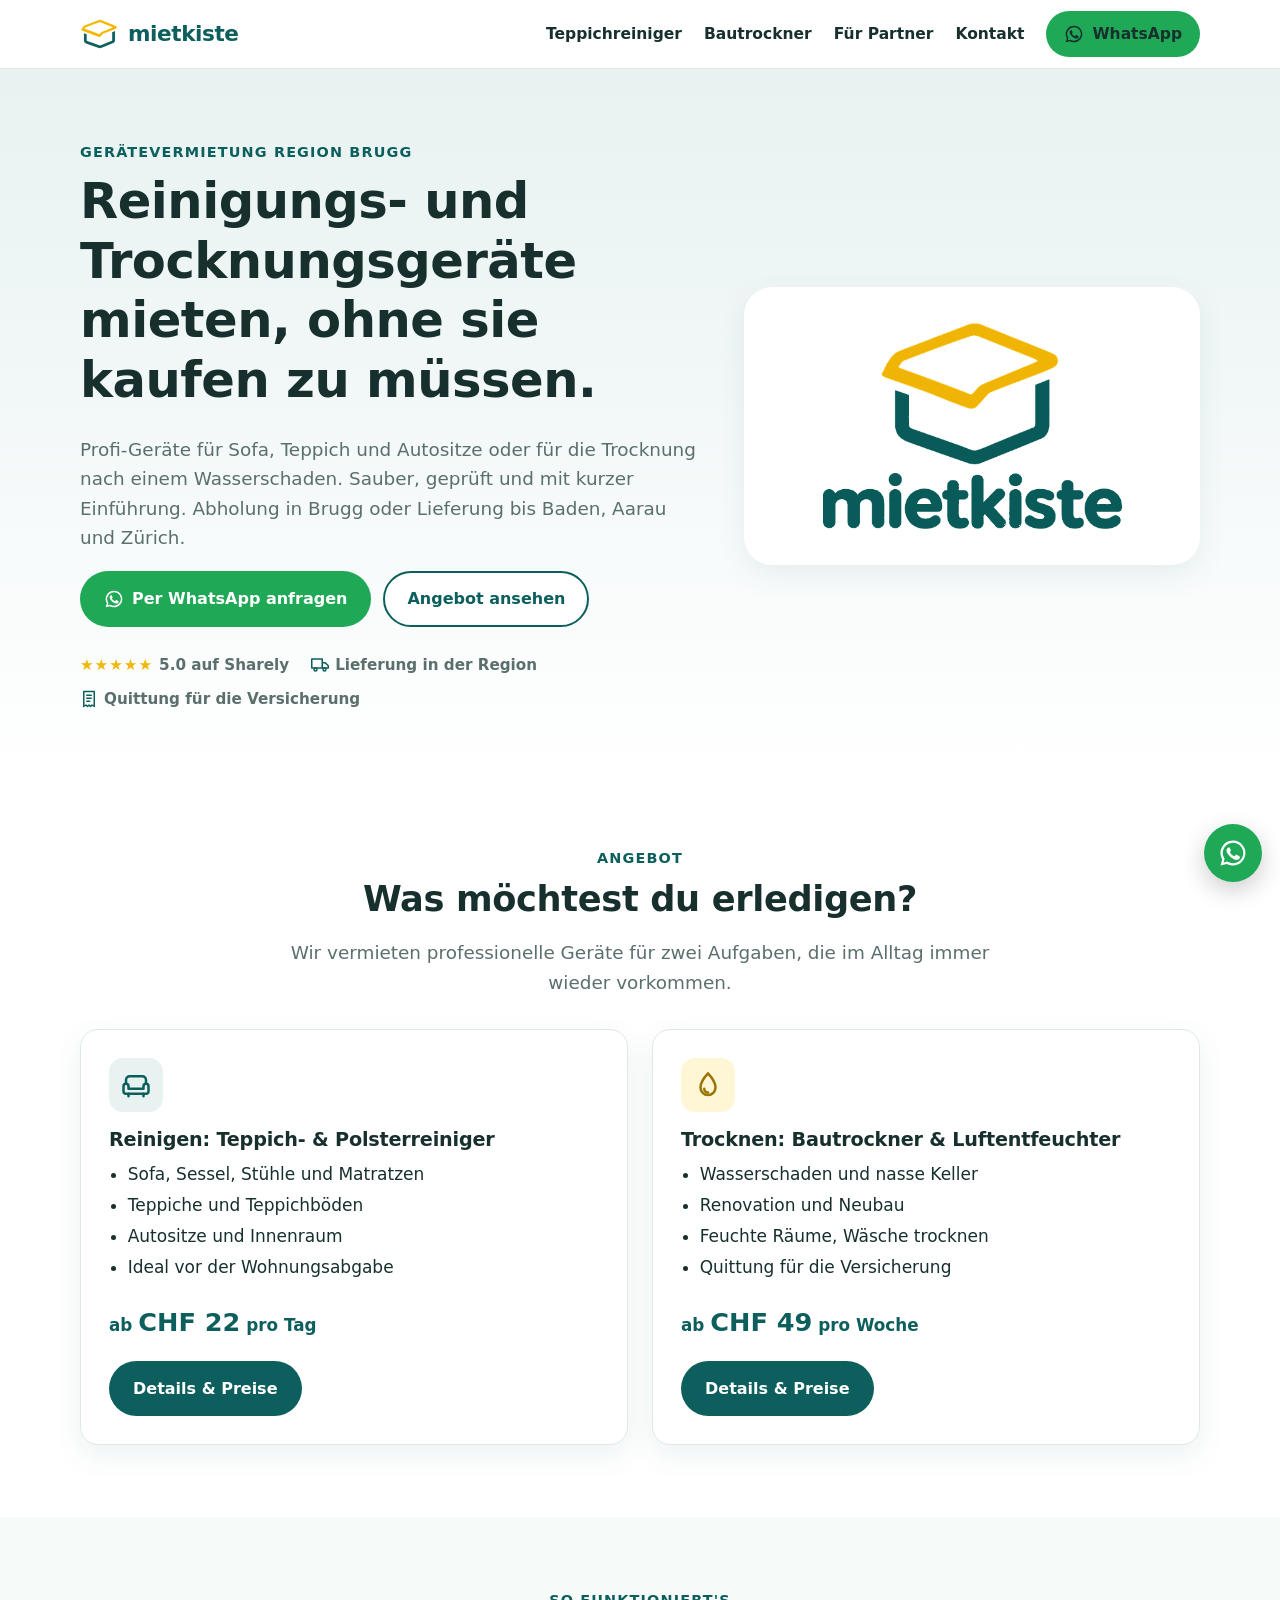
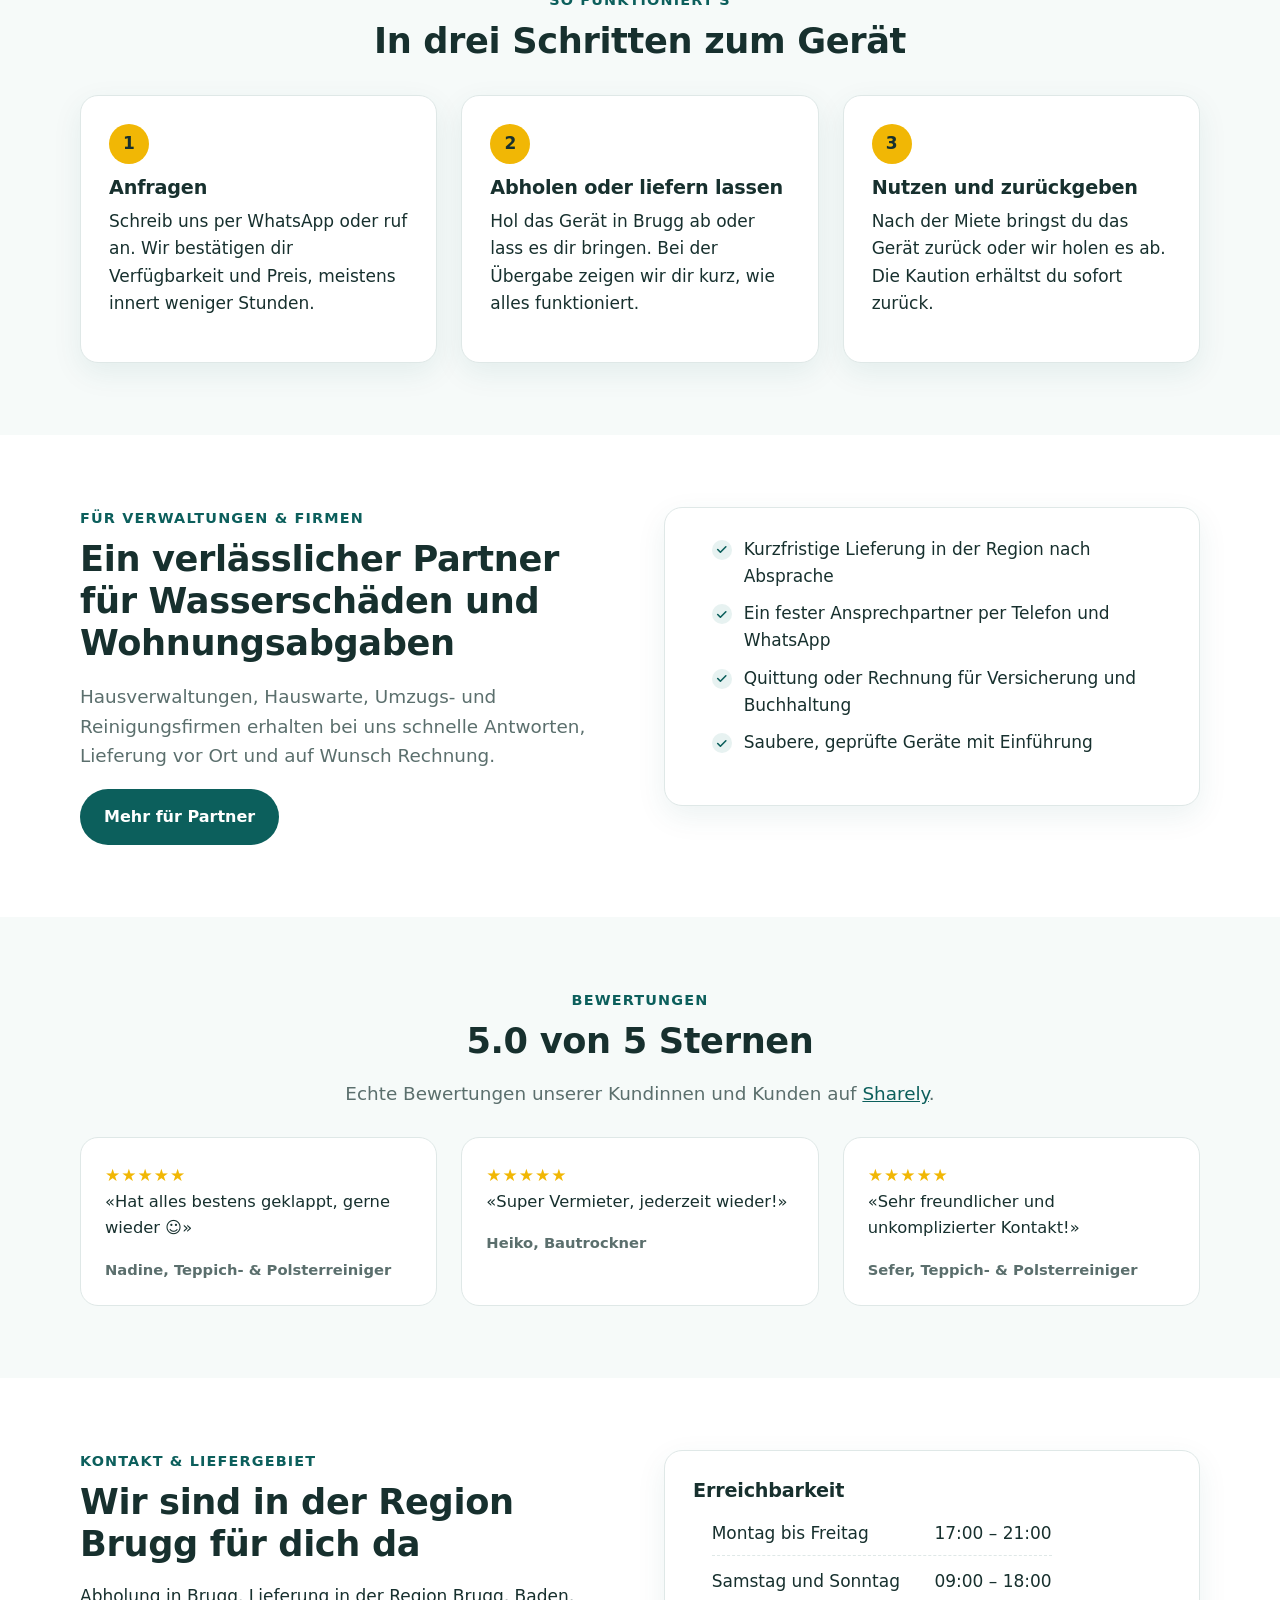
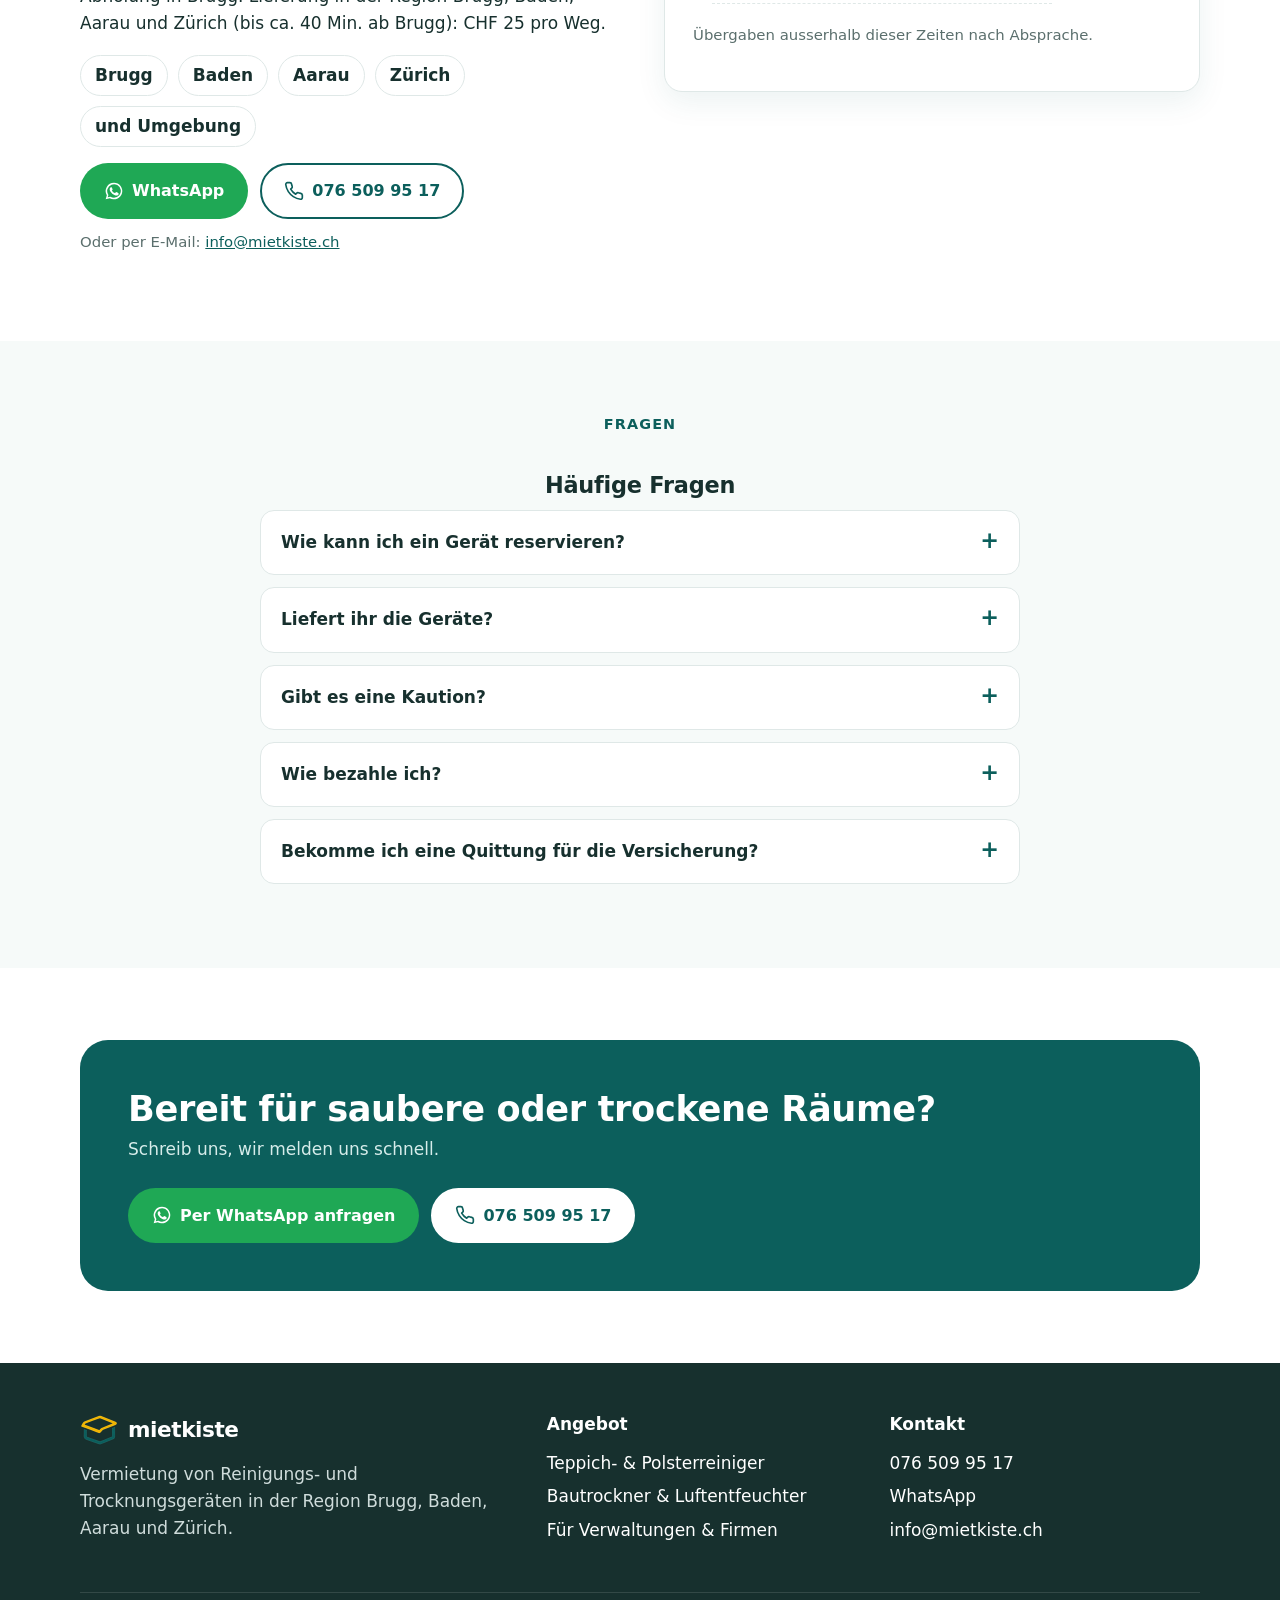
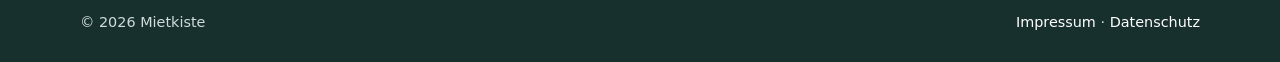
<file: docs/index.html>
<!doctype html>
<html lang="de-CH">
<head>
<meta charset="utf-8">
<meta name="viewport" content="width=device-width, initial-scale=1">
<title>Mietkiste | Teppichreiniger & Bautrockner mieten in Brugg</title>
<meta name="description" content="Teppich- und Polsterreiniger sowie Bautrockner mieten in der Region Brugg, Baden, Aarau und Zürich. Sauber, geprüft, mit Lieferung. 5.0 Sterne.">
<link rel="canonical" href="https://mietkiste.ch/">
<meta property="og:type" content="website">
<meta property="og:site_name" content="Mietkiste">
<meta property="og:title" content="Mietkiste | Teppichreiniger & Bautrockner mieten in Brugg">
<meta property="og:description" content="Teppich- und Polsterreiniger sowie Bautrockner mieten in der Region Brugg, Baden, Aarau und Zürich. Sauber, geprüft, mit Lieferung. 5.0 Sterne.">
<meta property="og:url" content="https://mietkiste.ch/">
<meta property="og:image" content="https://mietkiste.ch/assets/og.png">
<meta property="og:image:width" content="1200">
<meta property="og:image:height" content="630">
<meta property="og:locale" content="de_CH">
<meta name="twitter:card" content="summary_large_image">
<meta name="theme-color" content="#0c5f5c">
<link rel="icon" href="./favicon.ico" sizes="32x32">
<link rel="icon" type="image/png" href="./assets/favicon-512.png">
<link rel="apple-touch-icon" href="./assets/favicon-180.png">
<link rel="stylesheet" href="./assets/style.css">
<script type="application/ld+json">{"@context": "https://schema.org", "@graph": [{"@type": "LocalBusiness", "@id": "https://mietkiste.ch/#business", "name": "Mietkiste", "description": "Vermietung von Teppich- und Polsterreinigern sowie Bautrocknern und Luftentfeuchtern in der Region Brugg, Baden, Aarau und Zürich.", "url": "https://mietkiste.ch/", "logo": "https://mietkiste.ch/assets/logo.png", "image": "https://mietkiste.ch/assets/og.png", "telephone": "+41765099517", "email": "info@mietkiste.ch", "priceRange": "CHF 15–149", "areaServed": [{"@type": "City", "name": "Brugg"}, {"@type": "City", "name": "Baden"}, {"@type": "City", "name": "Wettingen"}, {"@type": "City", "name": "Aarau"}, {"@type": "City", "name": "Lenzburg"}, {"@type": "City", "name": "Zürich"}], "contactPoint": {"@type": "ContactPoint", "telephone": "+41765099517", "email": "info@mietkiste.ch", "contactType": "customer service", "availableLanguage": ["de", "en"]}, "openingHoursSpecification": [{"@type": "OpeningHoursSpecification", "dayOfWeek": ["Monday", "Tuesday", "Wednesday", "Thursday", "Friday"], "opens": "17:00", "closes": "21:00"}, {"@type": "OpeningHoursSpecification", "dayOfWeek": ["Saturday", "Sunday"], "opens": "09:00", "closes": "18:00"}], "sameAs": ["https://www.sharely.ch/de/profil/3b8d8166-ce87-4f62-a841-324b7e6430e0"]}, {"@type": "FAQPage", "mainEntity": [{"@type": "Question", "name": "Wie kann ich ein Gerät reservieren?", "acceptedAnswer": {"@type": "Answer", "text": "Am schnellsten per WhatsApp oder Telefon (076 509 95 17). Bitte frage mindestens 24 Stunden im Voraus an. Wenn du über eine Plattform mit Versicherung buchen möchtest, findest du uns auch auf Sharely."}}, {"@type": "Question", "name": "Liefert ihr die Geräte?", "acceptedAnswer": {"@type": "Answer", "text": "Lieferung in der Region Brugg, Baden, Aarau und Zürich (bis ca. 40 Min. ab Brugg): CHF 25 pro Weg. Abholung in Brugg ist kostenlos."}}, {"@type": "Question", "name": "Gibt es eine Kaution?", "acceptedAnswer": {"@type": "Answer", "text": "Bei Direktmiete verlangen wir eine Kaution von CHF 150 pro Gerät, bar oder per TWINT. Du erhältst sie bei der Rückgabe sofort zurück."}}, {"@type": "Question", "name": "Wie bezahle ich?", "acceptedAnswer": {"@type": "Answer", "text": "Bar oder per TWINT bei der Übergabe. Für Verwaltungen und Firmen ist auf Anfrage auch Rechnung möglich."}}, {"@type": "Question", "name": "Bekomme ich eine Quittung für die Versicherung?", "acceptedAnswer": {"@type": "Answer", "text": "Ja, auf Wunsch erhältst du eine Quittung, zum Beispiel für die Gebäude- oder Hausratversicherung nach einem Wasserschaden."}}]}]}</script>
</head>
<body>
<header class="site-header">
  <div class="wrap">
    <a class="brand" href="./"><img src="./assets/icon-76.png" alt="" width="38" height="38">mietkiste</a>
    <button class="nav-toggle" aria-label="Menü öffnen" aria-expanded="false" onclick="var n=document.querySelector('.nav');n.classList.toggle('open');this.setAttribute('aria-expanded',n.classList.contains('open'))"><svg width="26" height="26" viewBox="0 0 24 24" fill="none" stroke="currentColor" stroke-width="2" stroke-linecap="round" aria-hidden="true"><path d="M3 6h18M3 12h18M3 18h18"/></svg></button>
    <nav class="nav"><a href="./teppichreiniger-mieten/">Teppichreiniger</a><a href="./bautrockner-mieten/">Bautrockner</a><a href="./partner/">Für Partner</a><a href="./#kontakt">Kontakt</a><a class="btn btn-wa btn-sm" href="https://wa.me/41765099517?text=Hallo%20Mietkiste%2C%20ich%20habe%20eine%20Anfrage%3A"><svg viewBox="0 0 24 24" fill="currentColor" aria-hidden="true"><path d="M12 2a10 10 0 0 0-8.6 15.1L2 22l5-1.3A10 10 0 1 0 12 2Zm0 18.2a8.2 8.2 0 0 1-4.2-1.2l-.3-.2-3 .8.8-2.9-.2-.3A8.2 8.2 0 1 1 12 20.2Zm4.5-6.1c-.2-.1-1.5-.7-1.7-.8s-.4-.1-.6.1l-.8 1c-.1.2-.3.2-.5.1a6.7 6.7 0 0 1-3.3-2.9c-.3-.4.2-.4.7-1.4a.5.5 0 0 0 0-.4l-.8-1.8c-.2-.5-.4-.4-.6-.4h-.5a1 1 0 0 0-.7.3 3 3 0 0 0-.9 2.2 5.2 5.2 0 0 0 1.1 2.7 11.8 11.8 0 0 0 4.5 4c1.7.7 2.3.8 3.2.6a2.7 2.7 0 0 0 1.8-1.2 2.2 2.2 0 0 0 .2-1.2c-.1-.1-.3-.2-.5-.3Z"/></svg>WhatsApp</a></nav>
  </div>
</header>
<main>

<section class="hero">
  <div class="wrap">
    <div>
      <div class="eyebrow">Gerätevermietung Region Brugg</div>
      <h1>Reinigungs- und Trocknungsgeräte mieten, ohne sie kaufen zu müssen.</h1>
      <p class="lead">Profi-Geräte für Sofa, Teppich und Autositze oder für die Trocknung nach einem Wasserschaden. Sauber, geprüft und mit kurzer Einführung. Abholung in Brugg oder Lieferung bis Baden, Aarau und Zürich.</p>
      <div class="btn-row">
        <a class="btn btn-wa" href="https://wa.me/41765099517?text=Hallo%20Mietkiste%2C%20ich%20m%C3%B6chte%20ein%20Ger%C3%A4t%20mieten%3A"><svg viewBox="0 0 24 24" fill="currentColor" aria-hidden="true"><path d="M12 2a10 10 0 0 0-8.6 15.1L2 22l5-1.3A10 10 0 1 0 12 2Zm0 18.2a8.2 8.2 0 0 1-4.2-1.2l-.3-.2-3 .8.8-2.9-.2-.3A8.2 8.2 0 1 1 12 20.2Zm4.5-6.1c-.2-.1-1.5-.7-1.7-.8s-.4-.1-.6.1l-.8 1c-.1.2-.3.2-.5.1a6.7 6.7 0 0 1-3.3-2.9c-.3-.4.2-.4.7-1.4a.5.5 0 0 0 0-.4l-.8-1.8c-.2-.5-.4-.4-.6-.4h-.5a1 1 0 0 0-.7.3 3 3 0 0 0-.9 2.2 5.2 5.2 0 0 0 1.1 2.7 11.8 11.8 0 0 0 4.5 4c1.7.7 2.3.8 3.2.6a2.7 2.7 0 0 0 1.8-1.2 2.2 2.2 0 0 0 .2-1.2c-.1-.1-.3-.2-.5-.3Z"/></svg>Per WhatsApp anfragen</a>
        <a class="btn btn-ghost" href="#angebot">Angebot ansehen</a>
      </div>
      <div class="trust">
        <span><span class="stars">★★★★★</span> 5.0 auf Sharely</span>
        <span><svg viewBox="0 0 24 24" fill="none" stroke="currentColor" stroke-width="2" stroke-linecap="round" stroke-linejoin="round" aria-hidden="true"><path d="M1 4h14v12H1zM15 9h4l4 4v3h-8"/><circle cx="6" cy="18" r="2"/><circle cx="18" cy="18" r="2"/></svg> Lieferung in der Region</span>
        <span><svg viewBox="0 0 24 24" fill="none" stroke="currentColor" stroke-width="2" stroke-linecap="round" stroke-linejoin="round" aria-hidden="true"><path d="M5 2h14v20l-3-2-2 2-2-2-2 2-2-2-3 2Z"/><path d="M9 7h6M9 11h6M9 15h4"/></svg> Quittung für die Versicherung</span>
      </div>
    </div>
    <div class="hero-art"><img src="./assets/logo.png" alt="Mietkiste Logo" width="480" height="331"></div>
  </div>
</section>

<section class="section" id="angebot">
  <div class="wrap">
    <div class="center">
      <div class="eyebrow">Angebot</div>
      <h2>Was möchtest du erledigen?</h2>
      <p class="lead">Wir vermieten professionelle Geräte für zwei Aufgaben, die im Alltag immer wieder vorkommen.</p>
    </div>
    <div class="grid-2" style="margin-top:32px">
      <div class="card">
        <div class="icon"><svg viewBox="0 0 24 24" fill="none" stroke="currentColor" stroke-width="2" stroke-linecap="round" stroke-linejoin="round" aria-hidden="true"><path d="M4 11V8a3 3 0 0 1 3-3h10a3 3 0 0 1 3 3v3"/><path d="M2 13a2 2 0 0 1 4 0v2h12v-2a2 2 0 0 1 4 0v4a2 2 0 0 1-2 2H4a2 2 0 0 1-2-2Z"/><path d="M6 19v2M18 19v2"/></svg></div>
        <h3>Reinigen: Teppich- &amp; Polsterreiniger</h3>
        <ul>
          <li>Sofa, Sessel, Stühle und Matratzen</li>
          <li>Teppiche und Teppichböden</li>
          <li>Autositze und Innenraum</li>
          <li>Ideal vor der Wohnungsabgabe</li>
        </ul>
        <div class="price">ab <strong>CHF 22</strong> pro Tag</div>
        <a class="btn btn-primary" href="./teppichreiniger-mieten/">Details &amp; Preise</a>
      </div>
      <div class="card">
        <div class="icon y"><svg viewBox="0 0 24 24" fill="none" stroke="currentColor" stroke-width="2" stroke-linecap="round" stroke-linejoin="round" aria-hidden="true"><path d="M12 2.7s6 6.4 6 11.3a6 6 0 0 1-12 0c0-4.9 6-11.3 6-11.3Z"/><path d="M9 15a3 3 0 0 0 3 3"/></svg></div>
        <h3>Trocknen: Bautrockner &amp; Luftentfeuchter</h3>
        <ul>
          <li>Wasserschaden und nasse Keller</li>
          <li>Renovation und Neubau</li>
          <li>Feuchte Räume, Wäsche trocknen</li>
          <li>Quittung für die Versicherung</li>
        </ul>
        <div class="price">ab <strong>CHF 49</strong> pro Woche</div>
        <a class="btn btn-primary" href="./bautrockner-mieten/">Details &amp; Preise</a>
      </div>
    </div>
  </div>
</section>

<section class="section alt">
  <div class="wrap">
    <div class="center">
      <div class="eyebrow">So funktioniert's</div>
      <h2>In drei Schritten zum Gerät</h2>
    </div>
    <div class="grid-3" style="margin-top:32px">
      <div class="card"><div class="step-num">1</div><h3>Anfragen</h3><p>Schreib uns per WhatsApp oder ruf an. Wir bestätigen dir Verfügbarkeit und Preis, meistens innert weniger Stunden.</p></div>
      <div class="card"><div class="step-num">2</div><h3>Abholen oder liefern lassen</h3><p>Hol das Gerät in Brugg ab oder lass es dir bringen. Bei der Übergabe zeigen wir dir kurz, wie alles funktioniert.</p></div>
      <div class="card"><div class="step-num">3</div><h3>Nutzen und zurückgeben</h3><p>Nach der Miete bringst du das Gerät zurück oder wir holen es ab. Die Kaution erhältst du sofort zurück.</p></div>
    </div>
  </div>
</section>

<section class="section">
  <div class="wrap split">
    <div>
      <div class="eyebrow">Für Verwaltungen &amp; Firmen</div>
      <h2>Ein verlässlicher Partner für Wasserschäden und Wohnungsabgaben</h2>
      <p class="lead">Hausverwaltungen, Hauswarte, Umzugs- und Reinigungsfirmen erhalten bei uns schnelle Antworten, Lieferung vor Ort und auf Wunsch Rechnung.</p>
      <a class="btn btn-primary" href="./partner/">Mehr für Partner</a>
    </div>
    <div class="card">
      <ul class="checklist">
        <li>Kurzfristige Lieferung in der Region nach Absprache</li>
        <li>Ein fester Ansprechpartner per Telefon und WhatsApp</li>
        <li>Quittung oder Rechnung für Versicherung und Buchhaltung</li>
        <li>Saubere, geprüfte Geräte mit Einführung</li>
      </ul>
    </div>
  </div>
</section>


<section class="section alt">
  <div class="wrap">
    <div class="center">
      <div class="eyebrow">Bewertungen</div>
      <h2>5.0 von 5 Sternen</h2>
      <p class="lead">Echte Bewertungen unserer Kundinnen und Kunden auf <a href="https://www.sharely.ch/de/profil/3b8d8166-ce87-4f62-a841-324b7e6430e0" rel="noopener">Sharely</a>.</p>
    </div>
    <div class="grid-3" style="margin-top:28px"><div class="review"><div class="stars" aria-label="5 von 5 Sternen">★★★★★</div><p>«Hat alles bestens geklappt, gerne wieder ☺️»</p><div class="who">Nadine, Teppich- &amp; Polsterreiniger</div></div><div class="review"><div class="stars" aria-label="5 von 5 Sternen">★★★★★</div><p>«Super Vermieter, jederzeit wieder!»</p><div class="who">Heiko, Bautrockner</div></div><div class="review"><div class="stars" aria-label="5 von 5 Sternen">★★★★★</div><p>«Sehr freundlicher und unkomplizierter Kontakt!»</p><div class="who">Sefer, Teppich- &amp; Polsterreiniger</div></div></div>
  </div>
</section>

<section class="section" id="kontakt">
  <div class="wrap split">
    <div>
      <div class="eyebrow">Kontakt &amp; Liefergebiet</div>
      <h2>Wir sind in der Region Brugg für dich da</h2>
      <p>Abholung in Brugg. Lieferung in der Region Brugg, Baden, Aarau und Zürich (bis ca. 40 Min. ab Brugg): CHF 25 pro Weg.</p>
      <div class="area"><span>Brugg</span><span>Baden</span><span>Aarau</span><span>Zürich</span><span>und Umgebung</span></div>
      <div class="btn-row">
        <a class="btn btn-wa" href="https://wa.me/41765099517?text=Hallo%20Mietkiste%2C%20ich%20habe%20eine%20Anfrage%3A"><svg viewBox="0 0 24 24" fill="currentColor" aria-hidden="true"><path d="M12 2a10 10 0 0 0-8.6 15.1L2 22l5-1.3A10 10 0 1 0 12 2Zm0 18.2a8.2 8.2 0 0 1-4.2-1.2l-.3-.2-3 .8.8-2.9-.2-.3A8.2 8.2 0 1 1 12 20.2Zm4.5-6.1c-.2-.1-1.5-.7-1.7-.8s-.4-.1-.6.1l-.8 1c-.1.2-.3.2-.5.1a6.7 6.7 0 0 1-3.3-2.9c-.3-.4.2-.4.7-1.4a.5.5 0 0 0 0-.4l-.8-1.8c-.2-.5-.4-.4-.6-.4h-.5a1 1 0 0 0-.7.3 3 3 0 0 0-.9 2.2 5.2 5.2 0 0 0 1.1 2.7 11.8 11.8 0 0 0 4.5 4c1.7.7 2.3.8 3.2.6a2.7 2.7 0 0 0 1.8-1.2 2.2 2.2 0 0 0 .2-1.2c-.1-.1-.3-.2-.5-.3Z"/></svg>WhatsApp</a>
        <a class="btn btn-ghost" href="tel:+41765099517"><svg viewBox="0 0 24 24" fill="none" stroke="currentColor" stroke-width="2" stroke-linecap="round" stroke-linejoin="round" aria-hidden="true"><path d="M22 16.9v3a2 2 0 0 1-2.2 2 19.8 19.8 0 0 1-8.6-3.1 19.5 19.5 0 0 1-6-6A19.8 19.8 0 0 1 2.1 4.2 2 2 0 0 1 4.1 2h3a2 2 0 0 1 2 1.7c.1.9.4 1.8.7 2.7a2 2 0 0 1-.5 2.1L8 9.8a16 16 0 0 0 6 6l1.3-1.3a2 2 0 0 1 2.1-.4c.9.3 1.8.6 2.7.7a2 2 0 0 1 1.7 2Z"/></svg>076 509 95 17</a>
      </div>
      <p class="note">Oder per E-Mail: <a href="mailto:info@mietkiste.ch">info@mietkiste.ch</a></p>
    </div>
    <div class="card">
      <h3>Erreichbarkeit</h3>
      <ul class="hours">
        <li><span>Montag bis Freitag</span><span>17:00 – 21:00</span></li>
        <li><span>Samstag und Sonntag</span><span>09:00 – 18:00</span></li>
      </ul>
      <p class="note">Übergaben ausserhalb dieser Zeiten nach Absprache.</p>
    </div>
  </div>
</section>

<section class="section alt">
  <div class="wrap prose" style="margin-inline:auto">
    <div class="center"><div class="eyebrow">Fragen</div><h2>Häufige Fragen</h2></div>
    <div class="faq"><details><summary>Wie kann ich ein Gerät reservieren?</summary><p>Am schnellsten per WhatsApp oder Telefon (076 509 95 17). Bitte frage mindestens 24 Stunden im Voraus an. Wenn du über eine Plattform mit Versicherung buchen möchtest, findest du uns auch auf Sharely.</p></details><details><summary>Liefert ihr die Geräte?</summary><p>Lieferung in der Region Brugg, Baden, Aarau und Zürich (bis ca. 40 Min. ab Brugg): CHF 25 pro Weg. Abholung in Brugg ist kostenlos.</p></details><details><summary>Gibt es eine Kaution?</summary><p>Bei Direktmiete verlangen wir eine Kaution von CHF 150 pro Gerät, bar oder per TWINT. Du erhältst sie bei der Rückgabe sofort zurück.</p></details><details><summary>Wie bezahle ich?</summary><p>Bar oder per TWINT bei der Übergabe. Für Verwaltungen und Firmen ist auf Anfrage auch Rechnung möglich.</p></details><details><summary>Bekomme ich eine Quittung für die Versicherung?</summary><p>Ja, auf Wunsch erhältst du eine Quittung, zum Beispiel für die Gebäude- oder Hausratversicherung nach einem Wasserschaden.</p></details></div>
  </div>
</section>


<section class="section">
  <div class="wrap">
    <div class="cta">
      <div><h2>Bereit für saubere oder trockene Räume?</h2><p>Schreib uns, wir melden uns schnell.</p></div>
      <div class="btn-row">
        <a class="btn btn-wa" href="https://wa.me/41765099517?text=Hallo%20Mietkiste%2C%20ich%20m%C3%B6chte%20ein%20Ger%C3%A4t%20mieten%3A"><svg viewBox="0 0 24 24" fill="currentColor" aria-hidden="true"><path d="M12 2a10 10 0 0 0-8.6 15.1L2 22l5-1.3A10 10 0 1 0 12 2Zm0 18.2a8.2 8.2 0 0 1-4.2-1.2l-.3-.2-3 .8.8-2.9-.2-.3A8.2 8.2 0 1 1 12 20.2Zm4.5-6.1c-.2-.1-1.5-.7-1.7-.8s-.4-.1-.6.1l-.8 1c-.1.2-.3.2-.5.1a6.7 6.7 0 0 1-3.3-2.9c-.3-.4.2-.4.7-1.4a.5.5 0 0 0 0-.4l-.8-1.8c-.2-.5-.4-.4-.6-.4h-.5a1 1 0 0 0-.7.3 3 3 0 0 0-.9 2.2 5.2 5.2 0 0 0 1.1 2.7 11.8 11.8 0 0 0 4.5 4c1.7.7 2.3.8 3.2.6a2.7 2.7 0 0 0 1.8-1.2 2.2 2.2 0 0 0 .2-1.2c-.1-.1-.3-.2-.5-.3Z"/></svg>Per WhatsApp anfragen</a>
        <a class="btn btn-ghost" href="tel:+41765099517"><svg viewBox="0 0 24 24" fill="none" stroke="currentColor" stroke-width="2" stroke-linecap="round" stroke-linejoin="round" aria-hidden="true"><path d="M22 16.9v3a2 2 0 0 1-2.2 2 19.8 19.8 0 0 1-8.6-3.1 19.5 19.5 0 0 1-6-6A19.8 19.8 0 0 1 2.1 4.2 2 2 0 0 1 4.1 2h3a2 2 0 0 1 2 1.7c.1.9.4 1.8.7 2.7a2 2 0 0 1-.5 2.1L8 9.8a16 16 0 0 0 6 6l1.3-1.3a2 2 0 0 1 2.1-.4c.9.3 1.8.6 2.7.7a2 2 0 0 1 1.7 2Z"/></svg>076 509 95 17</a>
      </div>
    </div>
  </div>
</section>

</main>
<footer class="site-footer">
  <div class="wrap">
    <div class="footer-grid">
      <div>
        <a class="brand" href="./" style="color:#fff"><img src="./assets/icon-76.png" alt="" width="38" height="38">mietkiste</a>
        <p style="margin-top:12px">Vermietung von Reinigungs- und Trocknungsgeräten in der Region Brugg, Baden, Aarau und Zürich.</p>
      </div>
      <div>
        <p class="footer-title">Angebot</p>
        <ul>
          <li><a href="./teppichreiniger-mieten/">Teppich- &amp; Polsterreiniger</a></li>
          <li><a href="./bautrockner-mieten/">Bautrockner &amp; Luftentfeuchter</a></li>
          <li><a href="./partner/">Für Verwaltungen &amp; Firmen</a></li>
        </ul>
      </div>
      <div>
        <p class="footer-title">Kontakt</p>
        <ul>
          <li><a href="tel:+41765099517">076 509 95 17</a></li>
          <li><a href="https://wa.me/41765099517">WhatsApp</a></li>
          <li><a href="mailto:info@mietkiste.ch">info@mietkiste.ch</a></li>
        </ul>
      </div>
    </div>
    <div class="footer-bottom">
      <span>© 2026 Mietkiste</span>
      <span><a href="./impressum/">Impressum</a> · <a href="./datenschutz/">Datenschutz</a></span>
    </div>
  </div>
</footer>
<a class="wa-float" href="https://wa.me/41765099517?text=Hallo%20Mietkiste%2C%20ich%20habe%20eine%20Anfrage%3A" aria-label="Per WhatsApp anfragen"><svg viewBox="0 0 24 24" fill="currentColor" aria-hidden="true"><path d="M12 2a10 10 0 0 0-8.6 15.1L2 22l5-1.3A10 10 0 1 0 12 2Zm0 18.2a8.2 8.2 0 0 1-4.2-1.2l-.3-.2-3 .8.8-2.9-.2-.3A8.2 8.2 0 1 1 12 20.2Zm4.5-6.1c-.2-.1-1.5-.7-1.7-.8s-.4-.1-.6.1l-.8 1c-.1.2-.3.2-.5.1a6.7 6.7 0 0 1-3.3-2.9c-.3-.4.2-.4.7-1.4a.5.5 0 0 0 0-.4l-.8-1.8c-.2-.5-.4-.4-.6-.4h-.5a1 1 0 0 0-.7.3 3 3 0 0 0-.9 2.2 5.2 5.2 0 0 0 1.1 2.7 11.8 11.8 0 0 0 4.5 4c1.7.7 2.3.8 3.2.6a2.7 2.7 0 0 0 1.8-1.2 2.2 2.2 0 0 0 .2-1.2c-.1-.1-.3-.2-.5-.3Z"/></svg></a>
</body>
</html>
</file>
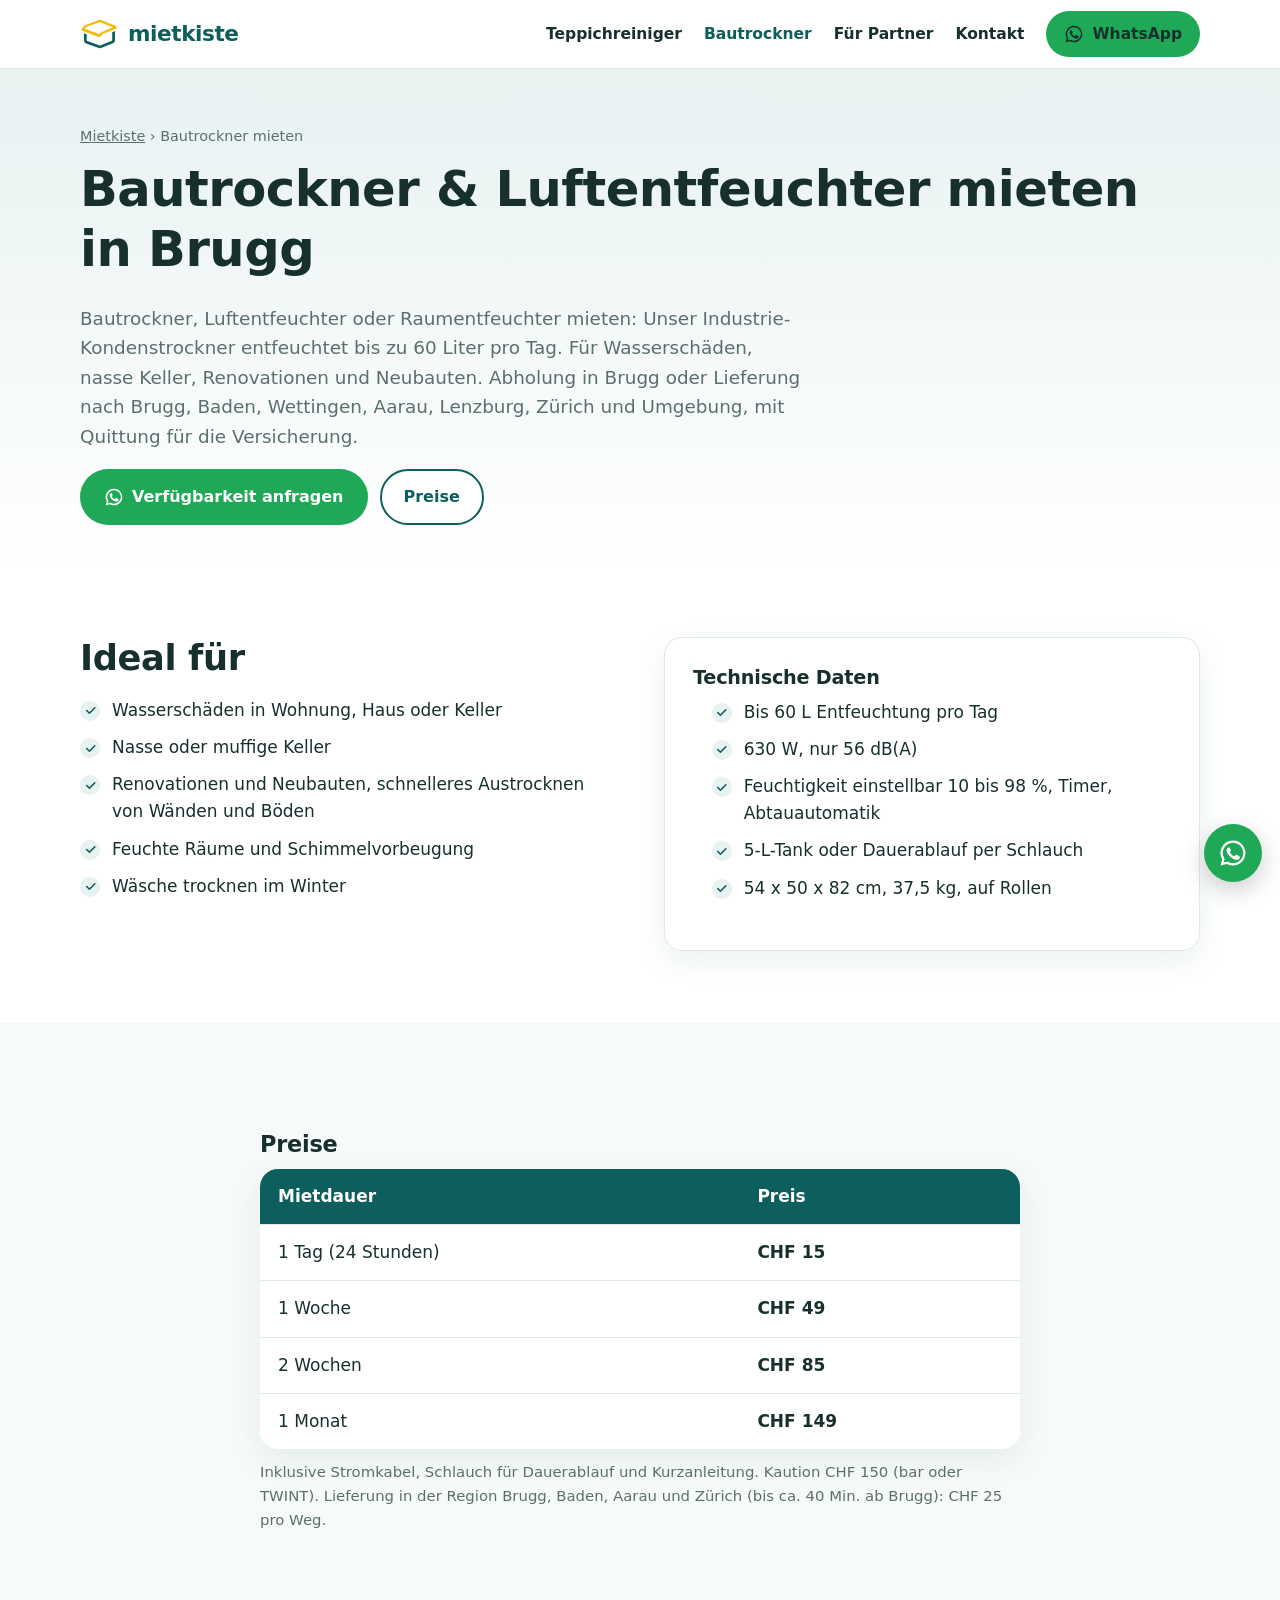
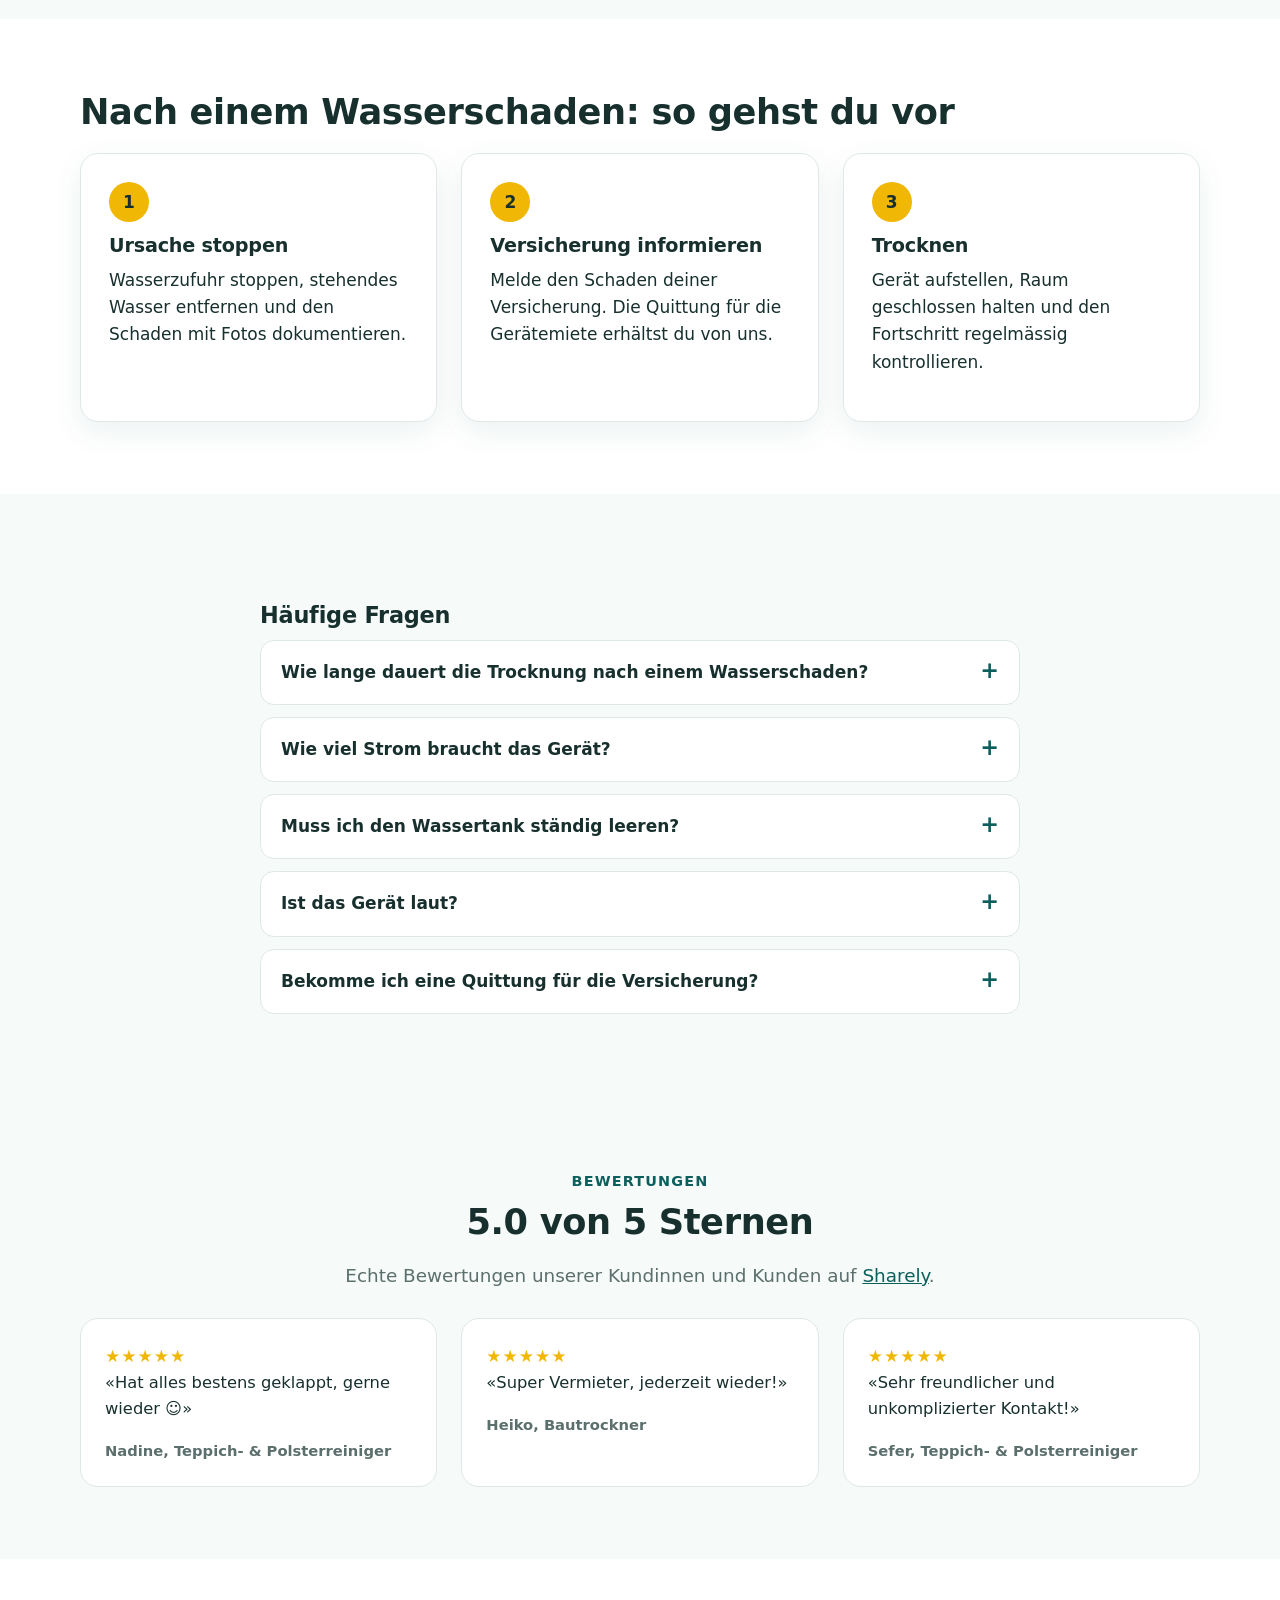
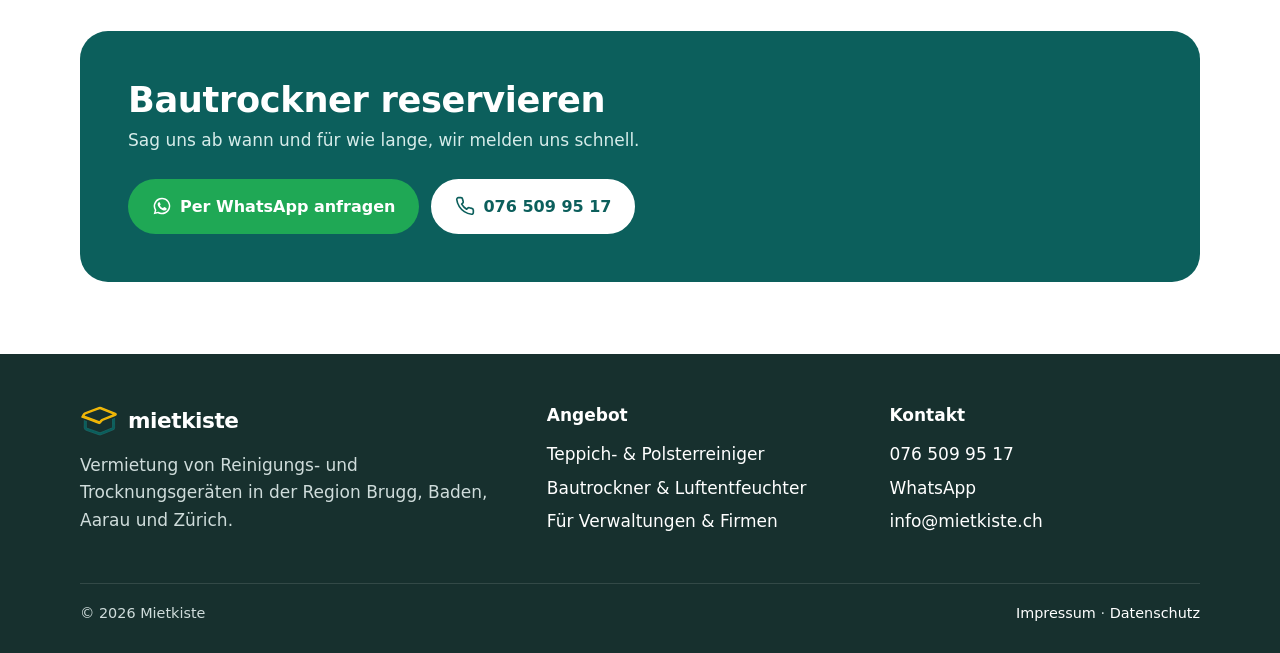
<file: docs/bautrockner-mieten/index.html>
<!doctype html>
<html lang="de-CH">
<head>
<meta charset="utf-8">
<meta name="viewport" content="width=device-width, initial-scale=1">
<title>Bautrockner & Luftentfeuchter mieten in Brugg | Mietkiste</title>
<meta name="description" content="Bautrockner mieten für Wasserschaden, Keller und Renovation in Brugg, Baden, Aarau und Zürich. 60 L/Tag, ab CHF 49 pro Woche, Quittung für die Versicherung.">
<link rel="canonical" href="https://mietkiste.ch/bautrockner-mieten/">
<meta property="og:type" content="website">
<meta property="og:site_name" content="Mietkiste">
<meta property="og:title" content="Bautrockner & Luftentfeuchter mieten in Brugg | Mietkiste">
<meta property="og:description" content="Bautrockner mieten für Wasserschaden, Keller und Renovation in Brugg, Baden, Aarau und Zürich. 60 L/Tag, ab CHF 49 pro Woche, Quittung für die Versicherung.">
<meta property="og:url" content="https://mietkiste.ch/bautrockner-mieten/">
<meta property="og:image" content="https://mietkiste.ch/assets/og.png">
<meta property="og:image:width" content="1200">
<meta property="og:image:height" content="630">
<meta property="og:locale" content="de_CH">
<meta name="twitter:card" content="summary_large_image">
<meta name="theme-color" content="#0c5f5c">
<link rel="icon" href="../favicon.ico" sizes="32x32">
<link rel="icon" type="image/png" href="../assets/favicon-512.png">
<link rel="apple-touch-icon" href="../assets/favicon-180.png">
<link rel="stylesheet" href="../assets/style.css">
<script type="application/ld+json">{"@context": "https://schema.org", "@graph": [{"@type": "LocalBusiness", "@id": "https://mietkiste.ch/#business", "name": "Mietkiste", "description": "Vermietung von Teppich- und Polsterreinigern sowie Bautrocknern und Luftentfeuchtern in der Region Brugg, Baden, Aarau und Zürich.", "url": "https://mietkiste.ch/", "logo": "https://mietkiste.ch/assets/logo.png", "image": "https://mietkiste.ch/assets/og.png", "telephone": "+41765099517", "email": "info@mietkiste.ch", "priceRange": "CHF 15–149", "areaServed": [{"@type": "City", "name": "Brugg"}, {"@type": "City", "name": "Baden"}, {"@type": "City", "name": "Wettingen"}, {"@type": "City", "name": "Aarau"}, {"@type": "City", "name": "Lenzburg"}, {"@type": "City", "name": "Zürich"}], "contactPoint": {"@type": "ContactPoint", "telephone": "+41765099517", "email": "info@mietkiste.ch", "contactType": "customer service", "availableLanguage": ["de", "en"]}, "openingHoursSpecification": [{"@type": "OpeningHoursSpecification", "dayOfWeek": ["Monday", "Tuesday", "Wednesday", "Thursday", "Friday"], "opens": "17:00", "closes": "21:00"}, {"@type": "OpeningHoursSpecification", "dayOfWeek": ["Saturday", "Sunday"], "opens": "09:00", "closes": "18:00"}], "sameAs": ["https://www.sharely.ch/de/profil/3b8d8166-ce87-4f62-a841-324b7e6430e0"]}, {"@type": "FAQPage", "mainEntity": [{"@type": "Question", "name": "Wie lange dauert die Trocknung nach einem Wasserschaden?", "acceptedAnswer": {"@type": "Answer", "text": "Meistens 1 bis 4 Wochen, je nach Raum und Material. Ab einer Woche wird die Miete pro Tag deutlich günstiger."}}, {"@type": "Question", "name": "Wie viel Strom braucht das Gerät?", "acceptedAnswer": {"@type": "Answer", "text": "Das Gerät hat eine Leistungsaufnahme von 630 W. Im Dauerbetrieb kostet das ca. CHF 4 bis 5 pro Tag, dank Hygrostat meist weniger."}}, {"@type": "Question", "name": "Muss ich den Wassertank ständig leeren?", "acceptedAnswer": {"@type": "Answer", "text": "Nein. Mit dem mitgelieferten Schlauch für Dauerablauf kannst du das Wasser direkt in einen Abfluss leiten. Ohne Schlauch fasst der Tank 5 Liter."}}, {"@type": "Question", "name": "Ist das Gerät laut?", "acceptedAnswer": {"@type": "Answer", "text": "Mit 56 dB(A) ist es etwa so laut wie ein normales Gespräch, für einen Bautrockner eher leise."}}, {"@type": "Question", "name": "Bekomme ich eine Quittung für die Versicherung?", "acceptedAnswer": {"@type": "Answer", "text": "Ja, auf Wunsch erhältst du eine Quittung für die Gebäude- oder Hausratversicherung."}}]}, {"@type": "BreadcrumbList", "itemListElement": [{"@type": "ListItem", "position": 1, "name": "Mietkiste", "item": "https://mietkiste.ch/"}, {"@type": "ListItem", "position": 2, "name": "Bautrockner mieten", "item": "https://mietkiste.ch/bautrockner-mieten/"}]}, {"@type": "Service", "@id": "https://mietkiste.ch/bautrockner-mieten/#service", "name": "Bautrockner & Luftentfeuchter mieten (60 L/Tag)", "serviceType": "Vermietung Bautrockner, Luftentfeuchter", "description": "Industrie-Luftentfeuchter mit bis zu 60 Litern Entfeuchtung pro Tag für Wasserschäden, Keller, Renovation und Neubau.", "url": "https://mietkiste.ch/bautrockner-mieten/", "provider": {"@id": "https://mietkiste.ch/#business"}, "areaServed": [{"@type": "City", "name": "Brugg"}, {"@type": "City", "name": "Baden"}, {"@type": "City", "name": "Wettingen"}, {"@type": "City", "name": "Aarau"}, {"@type": "City", "name": "Lenzburg"}, {"@type": "City", "name": "Zürich"}], "offers": [{"@type": "Offer", "name": "1 Tag", "price": "15", "priceCurrency": "CHF"}, {"@type": "Offer", "name": "1 Woche", "price": "49", "priceCurrency": "CHF"}, {"@type": "Offer", "name": "2 Wochen", "price": "85", "priceCurrency": "CHF"}, {"@type": "Offer", "name": "1 Monat", "price": "149", "priceCurrency": "CHF"}]}]}</script>
</head>
<body>
<header class="site-header">
  <div class="wrap">
    <a class="brand" href="../"><img src="../assets/icon-76.png" alt="" width="38" height="38">mietkiste</a>
    <button class="nav-toggle" aria-label="Menü öffnen" aria-expanded="false" onclick="var n=document.querySelector('.nav');n.classList.toggle('open');this.setAttribute('aria-expanded',n.classList.contains('open'))"><svg width="26" height="26" viewBox="0 0 24 24" fill="none" stroke="currentColor" stroke-width="2" stroke-linecap="round" aria-hidden="true"><path d="M3 6h18M3 12h18M3 18h18"/></svg></button>
    <nav class="nav"><a href="../teppichreiniger-mieten/">Teppichreiniger</a><a href="../bautrockner-mieten/" aria-current="page">Bautrockner</a><a href="../partner/">Für Partner</a><a href="../#kontakt">Kontakt</a><a class="btn btn-wa btn-sm" href="https://wa.me/41765099517?text=Hallo%20Mietkiste%2C%20ich%20habe%20eine%20Anfrage%3A"><svg viewBox="0 0 24 24" fill="currentColor" aria-hidden="true"><path d="M12 2a10 10 0 0 0-8.6 15.1L2 22l5-1.3A10 10 0 1 0 12 2Zm0 18.2a8.2 8.2 0 0 1-4.2-1.2l-.3-.2-3 .8.8-2.9-.2-.3A8.2 8.2 0 1 1 12 20.2Zm4.5-6.1c-.2-.1-1.5-.7-1.7-.8s-.4-.1-.6.1l-.8 1c-.1.2-.3.2-.5.1a6.7 6.7 0 0 1-3.3-2.9c-.3-.4.2-.4.7-1.4a.5.5 0 0 0 0-.4l-.8-1.8c-.2-.5-.4-.4-.6-.4h-.5a1 1 0 0 0-.7.3 3 3 0 0 0-.9 2.2 5.2 5.2 0 0 0 1.1 2.7 11.8 11.8 0 0 0 4.5 4c1.7.7 2.3.8 3.2.6a2.7 2.7 0 0 0 1.8-1.2 2.2 2.2 0 0 0 .2-1.2c-.1-.1-.3-.2-.5-.3Z"/></svg>WhatsApp</a></nav>
  </div>
</header>
<main>

<section class="page-hero">
  <div class="wrap">
    <div class="breadcrumb"><a href="../">Mietkiste</a> › Bautrockner mieten</div>
    <h1>Bautrockner &amp; Luftentfeuchter mieten in Brugg</h1>
    <p class="lead">Bautrockner, Luftentfeuchter oder Raumentfeuchter mieten: Unser Industrie-Kondenstrockner entfeuchtet bis zu 60 Liter pro Tag. Für Wasserschäden, nasse Keller, Renovationen und Neubauten. Abholung in Brugg oder Lieferung nach Brugg, Baden, Wettingen, Aarau, Lenzburg, Zürich und Umgebung, mit Quittung für die Versicherung.</p>
    <div class="btn-row">
      <a class="btn btn-wa" href="https://wa.me/41765099517?text=Hallo%20Mietkiste%2C%20ich%20brauche%20einen%20Bautrockner.%20Ab%20wann%20und%20f%C3%BCr%20wie%20lange%3A"><svg viewBox="0 0 24 24" fill="currentColor" aria-hidden="true"><path d="M12 2a10 10 0 0 0-8.6 15.1L2 22l5-1.3A10 10 0 1 0 12 2Zm0 18.2a8.2 8.2 0 0 1-4.2-1.2l-.3-.2-3 .8.8-2.9-.2-.3A8.2 8.2 0 1 1 12 20.2Zm4.5-6.1c-.2-.1-1.5-.7-1.7-.8s-.4-.1-.6.1l-.8 1c-.1.2-.3.2-.5.1a6.7 6.7 0 0 1-3.3-2.9c-.3-.4.2-.4.7-1.4a.5.5 0 0 0 0-.4l-.8-1.8c-.2-.5-.4-.4-.6-.4h-.5a1 1 0 0 0-.7.3 3 3 0 0 0-.9 2.2 5.2 5.2 0 0 0 1.1 2.7 11.8 11.8 0 0 0 4.5 4c1.7.7 2.3.8 3.2.6a2.7 2.7 0 0 0 1.8-1.2 2.2 2.2 0 0 0 .2-1.2c-.1-.1-.3-.2-.5-.3Z"/></svg>Verfügbarkeit anfragen</a>
      <a class="btn btn-ghost" href="#preise">Preise</a>
    </div>
  </div>
</section>

<section class="section">
  <div class="wrap split">
    <div>
      <h2>Ideal für</h2>
      <ul class="checklist">
        <li>Wasserschäden in Wohnung, Haus oder Keller</li>
        <li>Nasse oder muffige Keller</li>
        <li>Renovationen und Neubauten, schnelleres Austrocknen von Wänden und Böden</li>
        <li>Feuchte Räume und Schimmelvorbeugung</li>
        <li>Wäsche trocknen im Winter</li>
      </ul>
    </div>
    <div class="card">
      <h3>Technische Daten</h3>
      <ul class="checklist">
        <li>Bis 60 L Entfeuchtung pro Tag</li>
        <li>630 W, nur 56 dB(A)</li>
        <li>Feuchtigkeit einstellbar 10 bis 98 %, Timer, Abtauautomatik</li>
        <li>5-L-Tank oder Dauerablauf per Schlauch</li>
        <li>54 x 50 x 82 cm, 37,5 kg, auf Rollen</li>
      </ul>
    </div>
  </div>
</section>

<section class="section alt" id="preise">
  <div class="wrap prose" style="margin-inline:auto">
    <h2>Preise</h2>
    <table class="table">
      <tr><th>Mietdauer</th><th>Preis</th></tr>
      <tr><td>1 Tag (24 Stunden)</td><td>CHF 15</td></tr>
      <tr><td>1 Woche</td><td>CHF 49</td></tr>
      <tr><td>2 Wochen</td><td>CHF 85</td></tr>
      <tr><td>1 Monat</td><td>CHF 149</td></tr>
    </table>
    <p class="note">Inklusive Stromkabel, Schlauch für Dauerablauf und Kurzanleitung. Kaution CHF 150 (bar oder TWINT). Lieferung in der Region Brugg, Baden, Aarau und Zürich (bis ca. 40 Min. ab Brugg): CHF 25 pro Weg.</p>
  </div>
</section>

<section class="section">
  <div class="wrap">
    <h2>Nach einem Wasserschaden: so gehst du vor</h2>
    <div class="grid-3" style="margin-top:20px">
      <div class="card"><div class="step-num">1</div><h3>Ursache stoppen</h3><p>Wasserzufuhr stoppen, stehendes Wasser entfernen und den Schaden mit Fotos dokumentieren.</p></div>
      <div class="card"><div class="step-num">2</div><h3>Versicherung informieren</h3><p>Melde den Schaden deiner Versicherung. Die Quittung für die Gerätemiete erhältst du von uns.</p></div>
      <div class="card"><div class="step-num">3</div><h3>Trocknen</h3><p>Gerät aufstellen, Raum geschlossen halten und den Fortschritt regelmässig kontrollieren.</p></div>
    </div>
  </div>
</section>

<section class="section alt">
  <div class="wrap prose" style="margin-inline:auto">
    <h2>Häufige Fragen</h2>
    <div class="faq"><details><summary>Wie lange dauert die Trocknung nach einem Wasserschaden?</summary><p>Meistens 1 bis 4 Wochen, je nach Raum und Material. Ab einer Woche wird die Miete pro Tag deutlich günstiger.</p></details><details><summary>Wie viel Strom braucht das Gerät?</summary><p>Das Gerät hat eine Leistungsaufnahme von 630 W. Im Dauerbetrieb kostet das ca. CHF 4 bis 5 pro Tag, dank Hygrostat meist weniger.</p></details><details><summary>Muss ich den Wassertank ständig leeren?</summary><p>Nein. Mit dem mitgelieferten Schlauch für Dauerablauf kannst du das Wasser direkt in einen Abfluss leiten. Ohne Schlauch fasst der Tank 5 Liter.</p></details><details><summary>Ist das Gerät laut?</summary><p>Mit 56 dB(A) ist es etwa so laut wie ein normales Gespräch, für einen Bautrockner eher leise.</p></details><details><summary>Bekomme ich eine Quittung für die Versicherung?</summary><p>Ja, auf Wunsch erhältst du eine Quittung für die Gebäude- oder Hausratversicherung.</p></details></div>
  </div>
</section>


<section class="section alt">
  <div class="wrap">
    <div class="center">
      <div class="eyebrow">Bewertungen</div>
      <h2>5.0 von 5 Sternen</h2>
      <p class="lead">Echte Bewertungen unserer Kundinnen und Kunden auf <a href="https://www.sharely.ch/de/profil/3b8d8166-ce87-4f62-a841-324b7e6430e0" rel="noopener">Sharely</a>.</p>
    </div>
    <div class="grid-3" style="margin-top:28px"><div class="review"><div class="stars" aria-label="5 von 5 Sternen">★★★★★</div><p>«Hat alles bestens geklappt, gerne wieder ☺️»</p><div class="who">Nadine, Teppich- &amp; Polsterreiniger</div></div><div class="review"><div class="stars" aria-label="5 von 5 Sternen">★★★★★</div><p>«Super Vermieter, jederzeit wieder!»</p><div class="who">Heiko, Bautrockner</div></div><div class="review"><div class="stars" aria-label="5 von 5 Sternen">★★★★★</div><p>«Sehr freundlicher und unkomplizierter Kontakt!»</p><div class="who">Sefer, Teppich- &amp; Polsterreiniger</div></div></div>
  </div>
</section>

<section class="section">
  <div class="wrap">
    <div class="cta">
      <div><h2>Bautrockner reservieren</h2><p>Sag uns ab wann und für wie lange, wir melden uns schnell.</p></div>
      <div class="btn-row">
        <a class="btn btn-wa" href="https://wa.me/41765099517?text=Hallo%20Mietkiste%2C%20ich%20brauche%20einen%20Bautrockner.%20Ab%20wann%20und%20f%C3%BCr%20wie%20lange%3A"><svg viewBox="0 0 24 24" fill="currentColor" aria-hidden="true"><path d="M12 2a10 10 0 0 0-8.6 15.1L2 22l5-1.3A10 10 0 1 0 12 2Zm0 18.2a8.2 8.2 0 0 1-4.2-1.2l-.3-.2-3 .8.8-2.9-.2-.3A8.2 8.2 0 1 1 12 20.2Zm4.5-6.1c-.2-.1-1.5-.7-1.7-.8s-.4-.1-.6.1l-.8 1c-.1.2-.3.2-.5.1a6.7 6.7 0 0 1-3.3-2.9c-.3-.4.2-.4.7-1.4a.5.5 0 0 0 0-.4l-.8-1.8c-.2-.5-.4-.4-.6-.4h-.5a1 1 0 0 0-.7.3 3 3 0 0 0-.9 2.2 5.2 5.2 0 0 0 1.1 2.7 11.8 11.8 0 0 0 4.5 4c1.7.7 2.3.8 3.2.6a2.7 2.7 0 0 0 1.8-1.2 2.2 2.2 0 0 0 .2-1.2c-.1-.1-.3-.2-.5-.3Z"/></svg>Per WhatsApp anfragen</a>
        <a class="btn btn-ghost" href="tel:+41765099517"><svg viewBox="0 0 24 24" fill="none" stroke="currentColor" stroke-width="2" stroke-linecap="round" stroke-linejoin="round" aria-hidden="true"><path d="M22 16.9v3a2 2 0 0 1-2.2 2 19.8 19.8 0 0 1-8.6-3.1 19.5 19.5 0 0 1-6-6A19.8 19.8 0 0 1 2.1 4.2 2 2 0 0 1 4.1 2h3a2 2 0 0 1 2 1.7c.1.9.4 1.8.7 2.7a2 2 0 0 1-.5 2.1L8 9.8a16 16 0 0 0 6 6l1.3-1.3a2 2 0 0 1 2.1-.4c.9.3 1.8.6 2.7.7a2 2 0 0 1 1.7 2Z"/></svg>076 509 95 17</a>
      </div>
    </div>
  </div>
</section>

</main>
<footer class="site-footer">
  <div class="wrap">
    <div class="footer-grid">
      <div>
        <a class="brand" href="../" style="color:#fff"><img src="../assets/icon-76.png" alt="" width="38" height="38">mietkiste</a>
        <p style="margin-top:12px">Vermietung von Reinigungs- und Trocknungsgeräten in der Region Brugg, Baden, Aarau und Zürich.</p>
      </div>
      <div>
        <p class="footer-title">Angebot</p>
        <ul>
          <li><a href="../teppichreiniger-mieten/">Teppich- &amp; Polsterreiniger</a></li>
          <li><a href="../bautrockner-mieten/">Bautrockner &amp; Luftentfeuchter</a></li>
          <li><a href="../partner/">Für Verwaltungen &amp; Firmen</a></li>
        </ul>
      </div>
      <div>
        <p class="footer-title">Kontakt</p>
        <ul>
          <li><a href="tel:+41765099517">076 509 95 17</a></li>
          <li><a href="https://wa.me/41765099517">WhatsApp</a></li>
          <li><a href="mailto:info@mietkiste.ch">info@mietkiste.ch</a></li>
        </ul>
      </div>
    </div>
    <div class="footer-bottom">
      <span>© 2026 Mietkiste</span>
      <span><a href="../impressum/">Impressum</a> · <a href="../datenschutz/">Datenschutz</a></span>
    </div>
  </div>
</footer>
<a class="wa-float" href="https://wa.me/41765099517?text=Hallo%20Mietkiste%2C%20ich%20habe%20eine%20Anfrage%3A" aria-label="Per WhatsApp anfragen"><svg viewBox="0 0 24 24" fill="currentColor" aria-hidden="true"><path d="M12 2a10 10 0 0 0-8.6 15.1L2 22l5-1.3A10 10 0 1 0 12 2Zm0 18.2a8.2 8.2 0 0 1-4.2-1.2l-.3-.2-3 .8.8-2.9-.2-.3A8.2 8.2 0 1 1 12 20.2Zm4.5-6.1c-.2-.1-1.5-.7-1.7-.8s-.4-.1-.6.1l-.8 1c-.1.2-.3.2-.5.1a6.7 6.7 0 0 1-3.3-2.9c-.3-.4.2-.4.7-1.4a.5.5 0 0 0 0-.4l-.8-1.8c-.2-.5-.4-.4-.6-.4h-.5a1 1 0 0 0-.7.3 3 3 0 0 0-.9 2.2 5.2 5.2 0 0 0 1.1 2.7 11.8 11.8 0 0 0 4.5 4c1.7.7 2.3.8 3.2.6a2.7 2.7 0 0 0 1.8-1.2 2.2 2.2 0 0 0 .2-1.2c-.1-.1-.3-.2-.5-.3Z"/></svg></a>
</body>
</html>
</file>
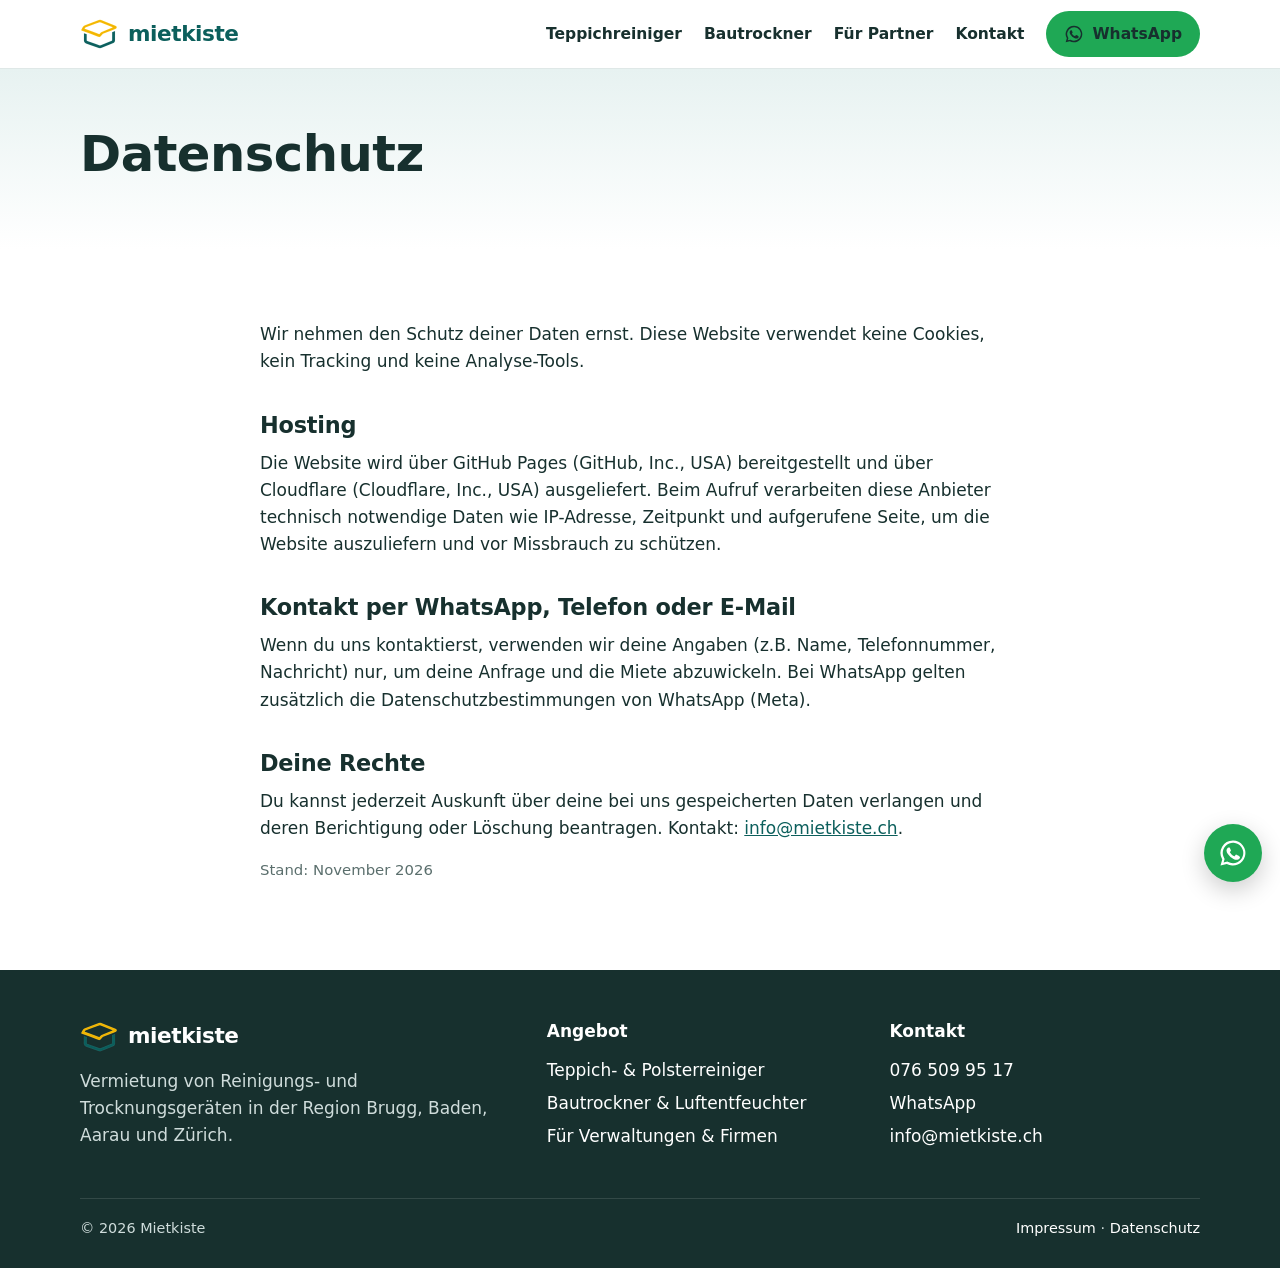
<file: docs/datenschutz/index.html>
<!doctype html>
<html lang="de-CH">
<head>
<meta charset="utf-8">
<meta name="viewport" content="width=device-width, initial-scale=1">
<title>Datenschutz | Mietkiste</title>
<meta name="description" content="Datenschutzerklärung von Mietkiste.">
<link rel="canonical" href="https://mietkiste.ch/datenschutz/">
<meta property="og:type" content="website">
<meta property="og:site_name" content="Mietkiste">
<meta property="og:title" content="Datenschutz | Mietkiste">
<meta property="og:description" content="Datenschutzerklärung von Mietkiste.">
<meta property="og:url" content="https://mietkiste.ch/datenschutz/">
<meta property="og:image" content="https://mietkiste.ch/assets/og.png">
<meta property="og:image:width" content="1200">
<meta property="og:image:height" content="630">
<meta property="og:locale" content="de_CH">
<meta name="twitter:card" content="summary_large_image">
<meta name="theme-color" content="#0c5f5c">
<link rel="icon" href="../favicon.ico" sizes="32x32">
<link rel="icon" type="image/png" href="../assets/favicon-512.png">
<link rel="apple-touch-icon" href="../assets/favicon-180.png">
<link rel="stylesheet" href="../assets/style.css">

</head>
<body>
<header class="site-header">
  <div class="wrap">
    <a class="brand" href="../"><img src="../assets/icon-76.png" alt="" width="38" height="38">mietkiste</a>
    <button class="nav-toggle" aria-label="Menü öffnen" aria-expanded="false" onclick="var n=document.querySelector('.nav');n.classList.toggle('open');this.setAttribute('aria-expanded',n.classList.contains('open'))"><svg width="26" height="26" viewBox="0 0 24 24" fill="none" stroke="currentColor" stroke-width="2" stroke-linecap="round" aria-hidden="true"><path d="M3 6h18M3 12h18M3 18h18"/></svg></button>
    <nav class="nav"><a href="../teppichreiniger-mieten/">Teppichreiniger</a><a href="../bautrockner-mieten/">Bautrockner</a><a href="../partner/">Für Partner</a><a href="../#kontakt">Kontakt</a><a class="btn btn-wa btn-sm" href="https://wa.me/41765099517?text=Hallo%20Mietkiste%2C%20ich%20habe%20eine%20Anfrage%3A"><svg viewBox="0 0 24 24" fill="currentColor" aria-hidden="true"><path d="M12 2a10 10 0 0 0-8.6 15.1L2 22l5-1.3A10 10 0 1 0 12 2Zm0 18.2a8.2 8.2 0 0 1-4.2-1.2l-.3-.2-3 .8.8-2.9-.2-.3A8.2 8.2 0 1 1 12 20.2Zm4.5-6.1c-.2-.1-1.5-.7-1.7-.8s-.4-.1-.6.1l-.8 1c-.1.2-.3.2-.5.1a6.7 6.7 0 0 1-3.3-2.9c-.3-.4.2-.4.7-1.4a.5.5 0 0 0 0-.4l-.8-1.8c-.2-.5-.4-.4-.6-.4h-.5a1 1 0 0 0-.7.3 3 3 0 0 0-.9 2.2 5.2 5.2 0 0 0 1.1 2.7 11.8 11.8 0 0 0 4.5 4c1.7.7 2.3.8 3.2.6a2.7 2.7 0 0 0 1.8-1.2 2.2 2.2 0 0 0 .2-1.2c-.1-.1-.3-.2-.5-.3Z"/></svg>WhatsApp</a></nav>
  </div>
</header>
<main>

<section class="page-hero"><div class="wrap"><h1>Datenschutz</h1></div></section>
<section class="section"><div class="wrap prose">
  <p>Wir nehmen den Schutz deiner Daten ernst. Diese Website verwendet keine Cookies, kein Tracking und keine Analyse-Tools.</p>
  <h2>Hosting</h2>
  <p>Die Website wird über GitHub Pages (GitHub, Inc., USA) bereitgestellt und über Cloudflare (Cloudflare, Inc., USA) ausgeliefert. Beim Aufruf verarbeiten diese Anbieter technisch notwendige Daten wie IP-Adresse, Zeitpunkt und aufgerufene Seite, um die Website auszuliefern und vor Missbrauch zu schützen.</p>
  <h2>Kontakt per WhatsApp, Telefon oder E-Mail</h2>
  <p>Wenn du uns kontaktierst, verwenden wir deine Angaben (z.B. Name, Telefonnummer, Nachricht) nur, um deine Anfrage und die Miete abzuwickeln. Bei WhatsApp gelten zusätzlich die Datenschutzbestimmungen von WhatsApp (Meta).</p>
  <h2>Deine Rechte</h2>
  <p>Du kannst jederzeit Auskunft über deine bei uns gespeicherten Daten verlangen und deren Berichtigung oder Löschung beantragen. Kontakt: <a href="mailto:info@mietkiste.ch">info@mietkiste.ch</a>.</p>
  <p class="note">Stand: November 2026</p>
</div></section>

</main>
<footer class="site-footer">
  <div class="wrap">
    <div class="footer-grid">
      <div>
        <a class="brand" href="../" style="color:#fff"><img src="../assets/icon-76.png" alt="" width="38" height="38">mietkiste</a>
        <p style="margin-top:12px">Vermietung von Reinigungs- und Trocknungsgeräten in der Region Brugg, Baden, Aarau und Zürich.</p>
      </div>
      <div>
        <p class="footer-title">Angebot</p>
        <ul>
          <li><a href="../teppichreiniger-mieten/">Teppich- &amp; Polsterreiniger</a></li>
          <li><a href="../bautrockner-mieten/">Bautrockner &amp; Luftentfeuchter</a></li>
          <li><a href="../partner/">Für Verwaltungen &amp; Firmen</a></li>
        </ul>
      </div>
      <div>
        <p class="footer-title">Kontakt</p>
        <ul>
          <li><a href="tel:+41765099517">076 509 95 17</a></li>
          <li><a href="https://wa.me/41765099517">WhatsApp</a></li>
          <li><a href="mailto:info@mietkiste.ch">info@mietkiste.ch</a></li>
        </ul>
      </div>
    </div>
    <div class="footer-bottom">
      <span>© 2026 Mietkiste</span>
      <span><a href="../impressum/">Impressum</a> · <a href="../datenschutz/">Datenschutz</a></span>
    </div>
  </div>
</footer>
<a class="wa-float" href="https://wa.me/41765099517?text=Hallo%20Mietkiste%2C%20ich%20habe%20eine%20Anfrage%3A" aria-label="Per WhatsApp anfragen"><svg viewBox="0 0 24 24" fill="currentColor" aria-hidden="true"><path d="M12 2a10 10 0 0 0-8.6 15.1L2 22l5-1.3A10 10 0 1 0 12 2Zm0 18.2a8.2 8.2 0 0 1-4.2-1.2l-.3-.2-3 .8.8-2.9-.2-.3A8.2 8.2 0 1 1 12 20.2Zm4.5-6.1c-.2-.1-1.5-.7-1.7-.8s-.4-.1-.6.1l-.8 1c-.1.2-.3.2-.5.1a6.7 6.7 0 0 1-3.3-2.9c-.3-.4.2-.4.7-1.4a.5.5 0 0 0 0-.4l-.8-1.8c-.2-.5-.4-.4-.6-.4h-.5a1 1 0 0 0-.7.3 3 3 0 0 0-.9 2.2 5.2 5.2 0 0 0 1.1 2.7 11.8 11.8 0 0 0 4.5 4c1.7.7 2.3.8 3.2.6a2.7 2.7 0 0 0 1.8-1.2 2.2 2.2 0 0 0 .2-1.2c-.1-.1-.3-.2-.5-.3Z"/></svg></a>
</body>
</html>
</file>
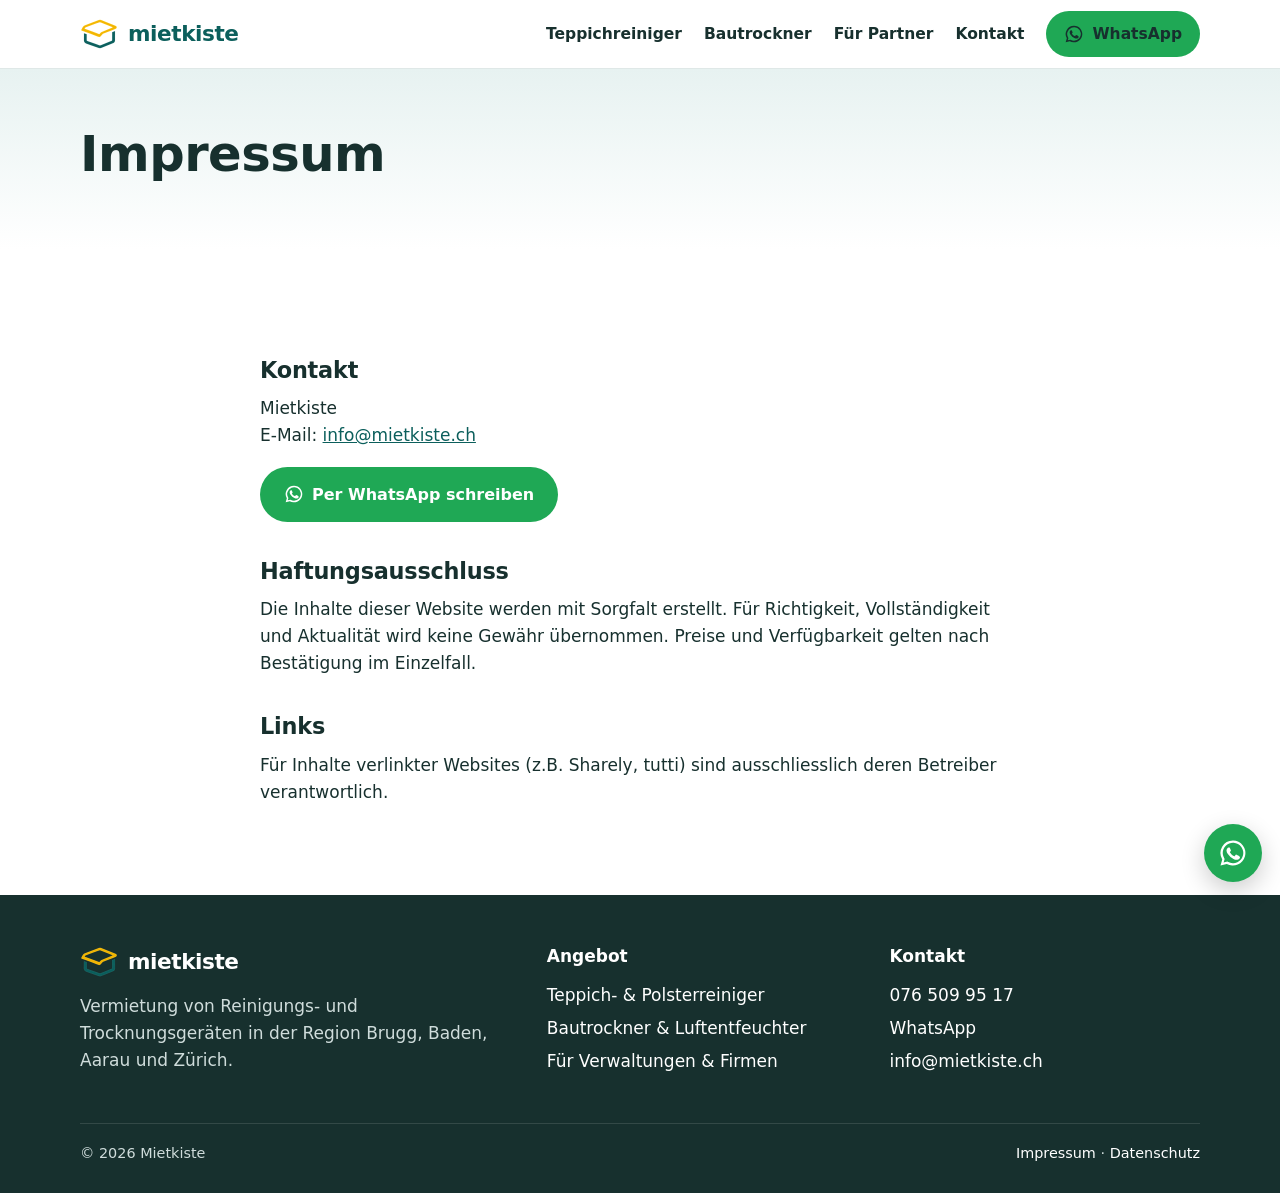
<file: docs/impressum/index.html>
<!doctype html>
<html lang="de-CH">
<head>
<meta charset="utf-8">
<meta name="viewport" content="width=device-width, initial-scale=1">
<title>Impressum | Mietkiste</title>
<meta name="description" content="Impressum von Mietkiste.">
<link rel="canonical" href="https://mietkiste.ch/impressum/">
<meta property="og:type" content="website">
<meta property="og:site_name" content="Mietkiste">
<meta property="og:title" content="Impressum | Mietkiste">
<meta property="og:description" content="Impressum von Mietkiste.">
<meta property="og:url" content="https://mietkiste.ch/impressum/">
<meta property="og:image" content="https://mietkiste.ch/assets/og.png">
<meta property="og:image:width" content="1200">
<meta property="og:image:height" content="630">
<meta property="og:locale" content="de_CH">
<meta name="twitter:card" content="summary_large_image">
<meta name="theme-color" content="#0c5f5c">
<link rel="icon" href="../favicon.ico" sizes="32x32">
<link rel="icon" type="image/png" href="../assets/favicon-512.png">
<link rel="apple-touch-icon" href="../assets/favicon-180.png">
<link rel="stylesheet" href="../assets/style.css">

</head>
<body>
<header class="site-header">
  <div class="wrap">
    <a class="brand" href="../"><img src="../assets/icon-76.png" alt="" width="38" height="38">mietkiste</a>
    <button class="nav-toggle" aria-label="Menü öffnen" aria-expanded="false" onclick="var n=document.querySelector('.nav');n.classList.toggle('open');this.setAttribute('aria-expanded',n.classList.contains('open'))"><svg width="26" height="26" viewBox="0 0 24 24" fill="none" stroke="currentColor" stroke-width="2" stroke-linecap="round" aria-hidden="true"><path d="M3 6h18M3 12h18M3 18h18"/></svg></button>
    <nav class="nav"><a href="../teppichreiniger-mieten/">Teppichreiniger</a><a href="../bautrockner-mieten/">Bautrockner</a><a href="../partner/">Für Partner</a><a href="../#kontakt">Kontakt</a><a class="btn btn-wa btn-sm" href="https://wa.me/41765099517?text=Hallo%20Mietkiste%2C%20ich%20habe%20eine%20Anfrage%3A"><svg viewBox="0 0 24 24" fill="currentColor" aria-hidden="true"><path d="M12 2a10 10 0 0 0-8.6 15.1L2 22l5-1.3A10 10 0 1 0 12 2Zm0 18.2a8.2 8.2 0 0 1-4.2-1.2l-.3-.2-3 .8.8-2.9-.2-.3A8.2 8.2 0 1 1 12 20.2Zm4.5-6.1c-.2-.1-1.5-.7-1.7-.8s-.4-.1-.6.1l-.8 1c-.1.2-.3.2-.5.1a6.7 6.7 0 0 1-3.3-2.9c-.3-.4.2-.4.7-1.4a.5.5 0 0 0 0-.4l-.8-1.8c-.2-.5-.4-.4-.6-.4h-.5a1 1 0 0 0-.7.3 3 3 0 0 0-.9 2.2 5.2 5.2 0 0 0 1.1 2.7 11.8 11.8 0 0 0 4.5 4c1.7.7 2.3.8 3.2.6a2.7 2.7 0 0 0 1.8-1.2 2.2 2.2 0 0 0 .2-1.2c-.1-.1-.3-.2-.5-.3Z"/></svg>WhatsApp</a></nav>
  </div>
</header>
<main>

<section class="page-hero"><div class="wrap"><h1>Impressum</h1></div></section>
<section class="section"><div class="wrap prose">
  <h2>Kontakt</h2>
  <p>Mietkiste<br>E-Mail: <a href="mailto:info@mietkiste.ch">info@mietkiste.ch</a></p>
  <p><a class="btn btn-wa" href="https://wa.me/41765099517?text=Hallo%20Mietkiste%2C%20ich%20habe%20eine%20Frage%3A"><svg viewBox="0 0 24 24" fill="currentColor" aria-hidden="true"><path d="M12 2a10 10 0 0 0-8.6 15.1L2 22l5-1.3A10 10 0 1 0 12 2Zm0 18.2a8.2 8.2 0 0 1-4.2-1.2l-.3-.2-3 .8.8-2.9-.2-.3A8.2 8.2 0 1 1 12 20.2Zm4.5-6.1c-.2-.1-1.5-.7-1.7-.8s-.4-.1-.6.1l-.8 1c-.1.2-.3.2-.5.1a6.7 6.7 0 0 1-3.3-2.9c-.3-.4.2-.4.7-1.4a.5.5 0 0 0 0-.4l-.8-1.8c-.2-.5-.4-.4-.6-.4h-.5a1 1 0 0 0-.7.3 3 3 0 0 0-.9 2.2 5.2 5.2 0 0 0 1.1 2.7 11.8 11.8 0 0 0 4.5 4c1.7.7 2.3.8 3.2.6a2.7 2.7 0 0 0 1.8-1.2 2.2 2.2 0 0 0 .2-1.2c-.1-.1-.3-.2-.5-.3Z"/></svg>Per WhatsApp schreiben</a></p>
  <h2>Haftungsausschluss</h2>
  <p>Die Inhalte dieser Website werden mit Sorgfalt erstellt. Für Richtigkeit, Vollständigkeit und Aktualität wird keine Gewähr übernommen. Preise und Verfügbarkeit gelten nach Bestätigung im Einzelfall.</p>
  <h2>Links</h2>
  <p>Für Inhalte verlinkter Websites (z.B. Sharely, tutti) sind ausschliesslich deren Betreiber verantwortlich.</p>
</div></section>

</main>
<footer class="site-footer">
  <div class="wrap">
    <div class="footer-grid">
      <div>
        <a class="brand" href="../" style="color:#fff"><img src="../assets/icon-76.png" alt="" width="38" height="38">mietkiste</a>
        <p style="margin-top:12px">Vermietung von Reinigungs- und Trocknungsgeräten in der Region Brugg, Baden, Aarau und Zürich.</p>
      </div>
      <div>
        <p class="footer-title">Angebot</p>
        <ul>
          <li><a href="../teppichreiniger-mieten/">Teppich- &amp; Polsterreiniger</a></li>
          <li><a href="../bautrockner-mieten/">Bautrockner &amp; Luftentfeuchter</a></li>
          <li><a href="../partner/">Für Verwaltungen &amp; Firmen</a></li>
        </ul>
      </div>
      <div>
        <p class="footer-title">Kontakt</p>
        <ul>
          <li><a href="tel:+41765099517">076 509 95 17</a></li>
          <li><a href="https://wa.me/41765099517">WhatsApp</a></li>
          <li><a href="mailto:info@mietkiste.ch">info@mietkiste.ch</a></li>
        </ul>
      </div>
    </div>
    <div class="footer-bottom">
      <span>© 2026 Mietkiste</span>
      <span><a href="../impressum/">Impressum</a> · <a href="../datenschutz/">Datenschutz</a></span>
    </div>
  </div>
</footer>
<a class="wa-float" href="https://wa.me/41765099517?text=Hallo%20Mietkiste%2C%20ich%20habe%20eine%20Anfrage%3A" aria-label="Per WhatsApp anfragen"><svg viewBox="0 0 24 24" fill="currentColor" aria-hidden="true"><path d="M12 2a10 10 0 0 0-8.6 15.1L2 22l5-1.3A10 10 0 1 0 12 2Zm0 18.2a8.2 8.2 0 0 1-4.2-1.2l-.3-.2-3 .8.8-2.9-.2-.3A8.2 8.2 0 1 1 12 20.2Zm4.5-6.1c-.2-.1-1.5-.7-1.7-.8s-.4-.1-.6.1l-.8 1c-.1.2-.3.2-.5.1a6.7 6.7 0 0 1-3.3-2.9c-.3-.4.2-.4.7-1.4a.5.5 0 0 0 0-.4l-.8-1.8c-.2-.5-.4-.4-.6-.4h-.5a1 1 0 0 0-.7.3 3 3 0 0 0-.9 2.2 5.2 5.2 0 0 0 1.1 2.7 11.8 11.8 0 0 0 4.5 4c1.7.7 2.3.8 3.2.6a2.7 2.7 0 0 0 1.8-1.2 2.2 2.2 0 0 0 .2-1.2c-.1-.1-.3-.2-.5-.3Z"/></svg></a>
</body>
</html>
</file>
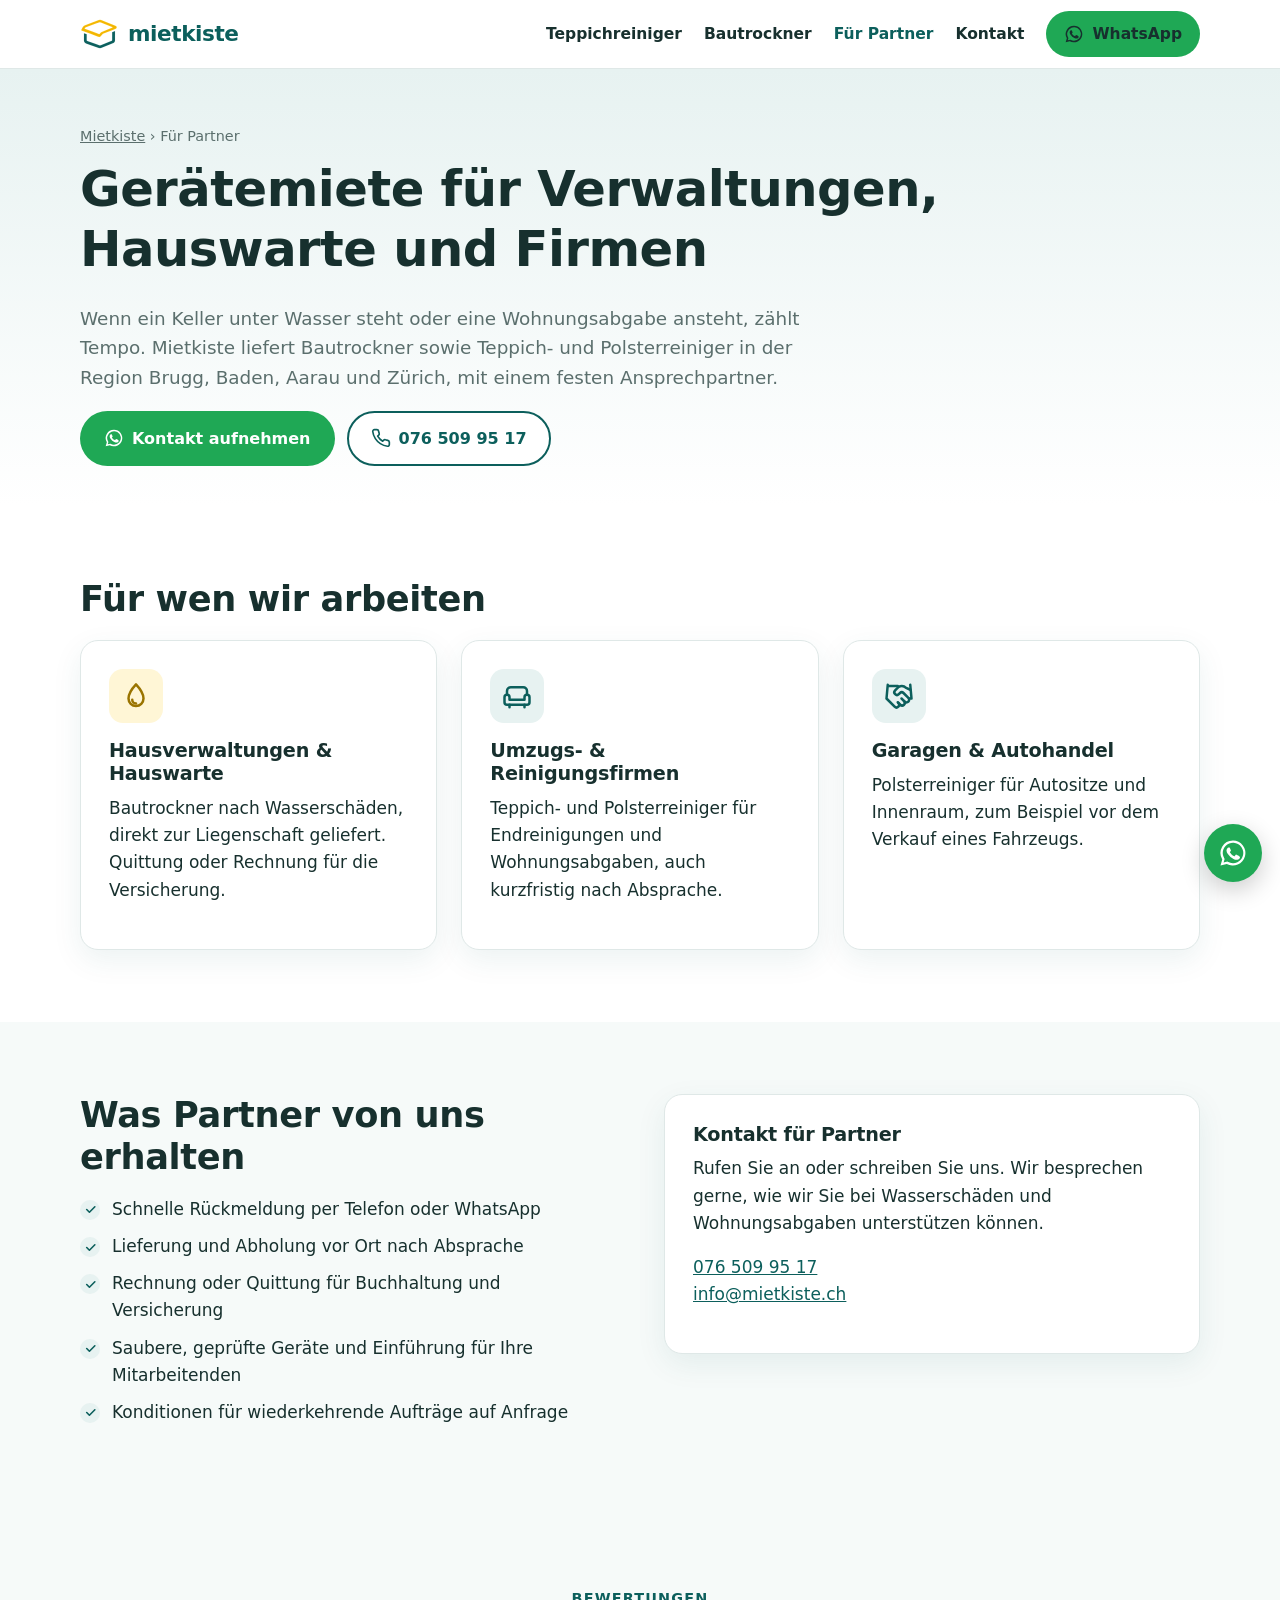
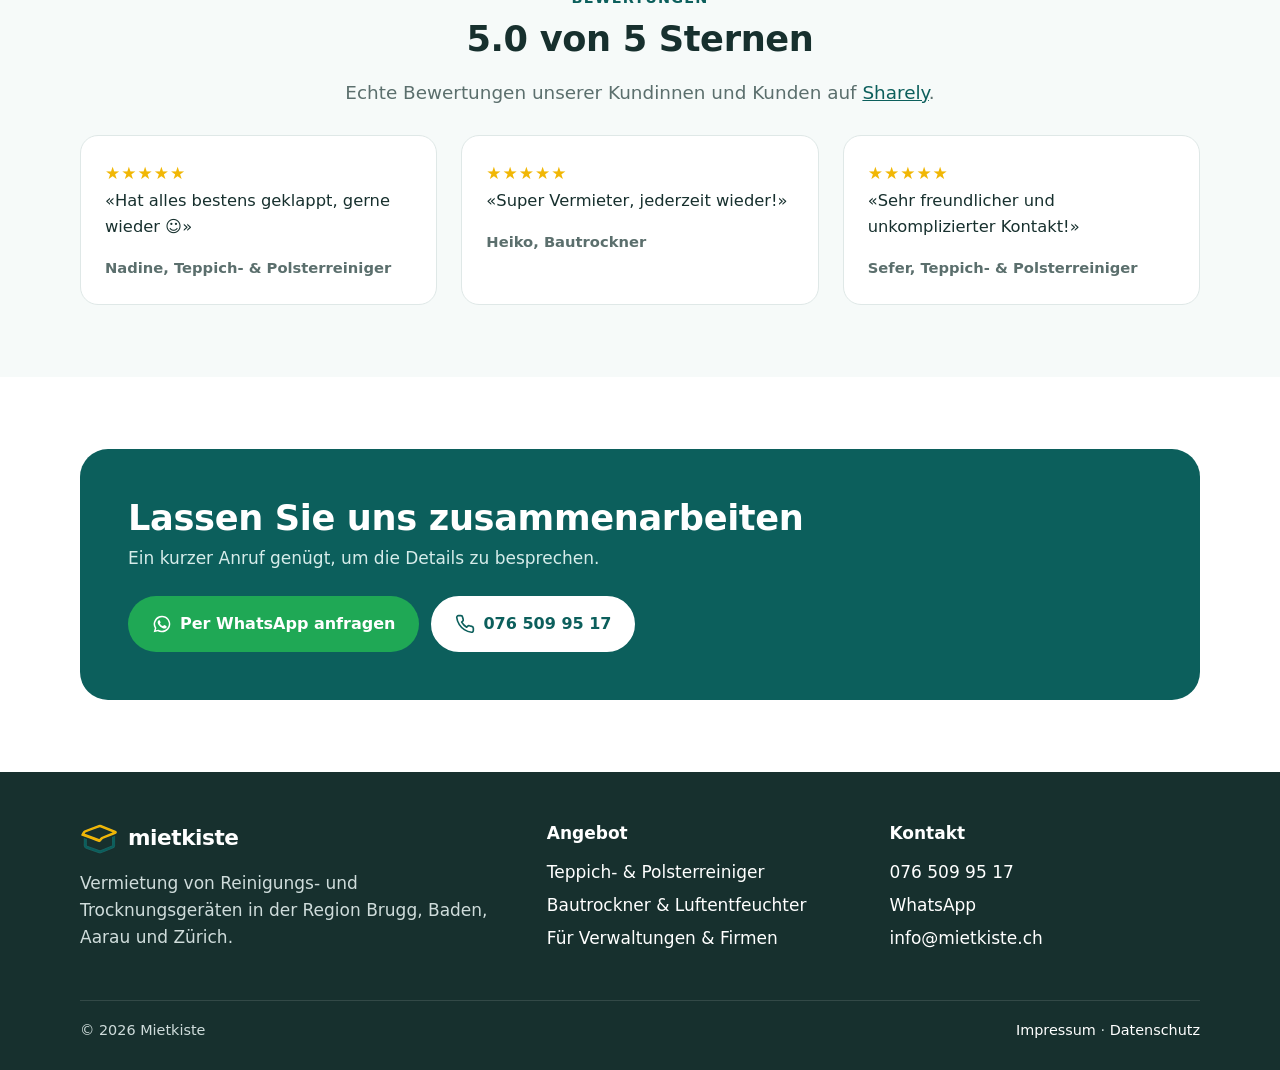
<file: docs/partner/index.html>
<!doctype html>
<html lang="de-CH">
<head>
<meta charset="utf-8">
<meta name="viewport" content="width=device-width, initial-scale=1">
<title>Für Verwaltungen, Hauswarte & Firmen | Mietkiste</title>
<meta name="description" content="Bautrockner und Teppichreiniger für Hausverwaltungen, Hauswarte, Umzugs- und Reinigungsfirmen in der Region Brugg. Lieferung vor Ort, Rechnung möglich.">
<link rel="canonical" href="https://mietkiste.ch/partner/">
<meta property="og:type" content="website">
<meta property="og:site_name" content="Mietkiste">
<meta property="og:title" content="Für Verwaltungen, Hauswarte & Firmen | Mietkiste">
<meta property="og:description" content="Bautrockner und Teppichreiniger für Hausverwaltungen, Hauswarte, Umzugs- und Reinigungsfirmen in der Region Brugg. Lieferung vor Ort, Rechnung möglich.">
<meta property="og:url" content="https://mietkiste.ch/partner/">
<meta property="og:image" content="https://mietkiste.ch/assets/og.png">
<meta property="og:image:width" content="1200">
<meta property="og:image:height" content="630">
<meta property="og:locale" content="de_CH">
<meta name="twitter:card" content="summary_large_image">
<meta name="theme-color" content="#0c5f5c">
<link rel="icon" href="../favicon.ico" sizes="32x32">
<link rel="icon" type="image/png" href="../assets/favicon-512.png">
<link rel="apple-touch-icon" href="../assets/favicon-180.png">
<link rel="stylesheet" href="../assets/style.css">
<script type="application/ld+json">{"@context": "https://schema.org", "@graph": [{"@type": "LocalBusiness", "@id": "https://mietkiste.ch/#business", "name": "Mietkiste", "description": "Vermietung von Teppich- und Polsterreinigern sowie Bautrocknern und Luftentfeuchtern in der Region Brugg, Baden, Aarau und Zürich.", "url": "https://mietkiste.ch/", "logo": "https://mietkiste.ch/assets/logo.png", "image": "https://mietkiste.ch/assets/og.png", "telephone": "+41765099517", "email": "info@mietkiste.ch", "priceRange": "CHF 15–149", "areaServed": [{"@type": "City", "name": "Brugg"}, {"@type": "City", "name": "Baden"}, {"@type": "City", "name": "Wettingen"}, {"@type": "City", "name": "Aarau"}, {"@type": "City", "name": "Lenzburg"}, {"@type": "City", "name": "Zürich"}], "contactPoint": {"@type": "ContactPoint", "telephone": "+41765099517", "email": "info@mietkiste.ch", "contactType": "customer service", "availableLanguage": ["de", "en"]}, "openingHoursSpecification": [{"@type": "OpeningHoursSpecification", "dayOfWeek": ["Monday", "Tuesday", "Wednesday", "Thursday", "Friday"], "opens": "17:00", "closes": "21:00"}, {"@type": "OpeningHoursSpecification", "dayOfWeek": ["Saturday", "Sunday"], "opens": "09:00", "closes": "18:00"}], "sameAs": ["https://www.sharely.ch/de/profil/3b8d8166-ce87-4f62-a841-324b7e6430e0"]}, {"@type": "BreadcrumbList", "itemListElement": [{"@type": "ListItem", "position": 1, "name": "Mietkiste", "item": "https://mietkiste.ch/"}, {"@type": "ListItem", "position": 2, "name": "Für Partner", "item": "https://mietkiste.ch/partner/"}]}]}</script>
</head>
<body>
<header class="site-header">
  <div class="wrap">
    <a class="brand" href="../"><img src="../assets/icon-76.png" alt="" width="38" height="38">mietkiste</a>
    <button class="nav-toggle" aria-label="Menü öffnen" aria-expanded="false" onclick="var n=document.querySelector('.nav');n.classList.toggle('open');this.setAttribute('aria-expanded',n.classList.contains('open'))"><svg width="26" height="26" viewBox="0 0 24 24" fill="none" stroke="currentColor" stroke-width="2" stroke-linecap="round" aria-hidden="true"><path d="M3 6h18M3 12h18M3 18h18"/></svg></button>
    <nav class="nav"><a href="../teppichreiniger-mieten/">Teppichreiniger</a><a href="../bautrockner-mieten/">Bautrockner</a><a href="../partner/" aria-current="page">Für Partner</a><a href="../#kontakt">Kontakt</a><a class="btn btn-wa btn-sm" href="https://wa.me/41765099517?text=Hallo%20Mietkiste%2C%20ich%20habe%20eine%20Anfrage%3A"><svg viewBox="0 0 24 24" fill="currentColor" aria-hidden="true"><path d="M12 2a10 10 0 0 0-8.6 15.1L2 22l5-1.3A10 10 0 1 0 12 2Zm0 18.2a8.2 8.2 0 0 1-4.2-1.2l-.3-.2-3 .8.8-2.9-.2-.3A8.2 8.2 0 1 1 12 20.2Zm4.5-6.1c-.2-.1-1.5-.7-1.7-.8s-.4-.1-.6.1l-.8 1c-.1.2-.3.2-.5.1a6.7 6.7 0 0 1-3.3-2.9c-.3-.4.2-.4.7-1.4a.5.5 0 0 0 0-.4l-.8-1.8c-.2-.5-.4-.4-.6-.4h-.5a1 1 0 0 0-.7.3 3 3 0 0 0-.9 2.2 5.2 5.2 0 0 0 1.1 2.7 11.8 11.8 0 0 0 4.5 4c1.7.7 2.3.8 3.2.6a2.7 2.7 0 0 0 1.8-1.2 2.2 2.2 0 0 0 .2-1.2c-.1-.1-.3-.2-.5-.3Z"/></svg>WhatsApp</a></nav>
  </div>
</header>
<main>

<section class="page-hero">
  <div class="wrap">
    <div class="breadcrumb"><a href="../">Mietkiste</a> › Für Partner</div>
    <h1>Gerätemiete für Verwaltungen, Hauswarte und Firmen</h1>
    <p class="lead">Wenn ein Keller unter Wasser steht oder eine Wohnungsabgabe ansteht, zählt Tempo. Mietkiste liefert Bautrockner sowie Teppich- und Polsterreiniger in der Region Brugg, Baden, Aarau und Zürich, mit einem festen Ansprechpartner.</p>
    <div class="btn-row">
      <a class="btn btn-wa" href="https://wa.me/41765099517?text=Hallo%20Mietkiste%2C%20ich%20melde%20mich%20als%20Partner%20%28Firma%20/%20Verwaltung%29%3A"><svg viewBox="0 0 24 24" fill="currentColor" aria-hidden="true"><path d="M12 2a10 10 0 0 0-8.6 15.1L2 22l5-1.3A10 10 0 1 0 12 2Zm0 18.2a8.2 8.2 0 0 1-4.2-1.2l-.3-.2-3 .8.8-2.9-.2-.3A8.2 8.2 0 1 1 12 20.2Zm4.5-6.1c-.2-.1-1.5-.7-1.7-.8s-.4-.1-.6.1l-.8 1c-.1.2-.3.2-.5.1a6.7 6.7 0 0 1-3.3-2.9c-.3-.4.2-.4.7-1.4a.5.5 0 0 0 0-.4l-.8-1.8c-.2-.5-.4-.4-.6-.4h-.5a1 1 0 0 0-.7.3 3 3 0 0 0-.9 2.2 5.2 5.2 0 0 0 1.1 2.7 11.8 11.8 0 0 0 4.5 4c1.7.7 2.3.8 3.2.6a2.7 2.7 0 0 0 1.8-1.2 2.2 2.2 0 0 0 .2-1.2c-.1-.1-.3-.2-.5-.3Z"/></svg>Kontakt aufnehmen</a>
      <a class="btn btn-ghost" href="tel:+41765099517"><svg viewBox="0 0 24 24" fill="none" stroke="currentColor" stroke-width="2" stroke-linecap="round" stroke-linejoin="round" aria-hidden="true"><path d="M22 16.9v3a2 2 0 0 1-2.2 2 19.8 19.8 0 0 1-8.6-3.1 19.5 19.5 0 0 1-6-6A19.8 19.8 0 0 1 2.1 4.2 2 2 0 0 1 4.1 2h3a2 2 0 0 1 2 1.7c.1.9.4 1.8.7 2.7a2 2 0 0 1-.5 2.1L8 9.8a16 16 0 0 0 6 6l1.3-1.3a2 2 0 0 1 2.1-.4c.9.3 1.8.6 2.7.7a2 2 0 0 1 1.7 2Z"/></svg>076 509 95 17</a>
    </div>
  </div>
</section>

<section class="section">
  <div class="wrap">
    <h2>Für wen wir arbeiten</h2>
    <div class="grid-3" style="margin-top:20px">
      <div class="card"><div class="icon y"><svg viewBox="0 0 24 24" fill="none" stroke="currentColor" stroke-width="2" stroke-linecap="round" stroke-linejoin="round" aria-hidden="true"><path d="M12 2.7s6 6.4 6 11.3a6 6 0 0 1-12 0c0-4.9 6-11.3 6-11.3Z"/><path d="M9 15a3 3 0 0 0 3 3"/></svg></div><h3>Hausverwaltungen &amp; Hauswarte</h3><p>Bautrockner nach Wasserschäden, direkt zur Liegenschaft geliefert. Quittung oder Rechnung für die Versicherung.</p></div>
      <div class="card"><div class="icon"><svg viewBox="0 0 24 24" fill="none" stroke="currentColor" stroke-width="2" stroke-linecap="round" stroke-linejoin="round" aria-hidden="true"><path d="M4 11V8a3 3 0 0 1 3-3h10a3 3 0 0 1 3 3v3"/><path d="M2 13a2 2 0 0 1 4 0v2h12v-2a2 2 0 0 1 4 0v4a2 2 0 0 1-2 2H4a2 2 0 0 1-2-2Z"/><path d="M6 19v2M18 19v2"/></svg></div><h3>Umzugs- &amp; Reinigungsfirmen</h3><p>Teppich- und Polsterreiniger für Endreinigungen und Wohnungsabgaben, auch kurzfristig nach Absprache.</p></div>
      <div class="card"><div class="icon"><svg viewBox="0 0 24 24" fill="none" stroke="currentColor" stroke-width="2" stroke-linecap="round" stroke-linejoin="round" aria-hidden="true"><path d="m11 17 2 2a1 1 0 0 0 3-3"/><path d="m14 14 2.5 2.5a1 1 0 0 0 3-3l-3.9-3.9a2 2 0 0 0-2.8 0l-.9.9a1 1 0 0 1-3-3l2.8-2.8a5 5 0 0 1 6 .8L21 7"/><path d="m21 3 1 11h-2M3 3 2 14l6.5 6.5a1 1 0 0 0 3-3M3 4h8"/></svg></div><h3>Garagen &amp; Autohandel</h3><p>Polsterreiniger für Autositze und Innenraum, zum Beispiel vor dem Verkauf eines Fahrzeugs.</p></div>
    </div>
  </div>
</section>

<section class="section alt">
  <div class="wrap split">
    <div>
      <h2>Was Partner von uns erhalten</h2>
      <ul class="checklist">
        <li>Schnelle Rückmeldung per Telefon oder WhatsApp</li>
        <li>Lieferung und Abholung vor Ort nach Absprache</li>
        <li>Rechnung oder Quittung für Buchhaltung und Versicherung</li>
        <li>Saubere, geprüfte Geräte und Einführung für Ihre Mitarbeitenden</li>
        <li>Konditionen für wiederkehrende Aufträge auf Anfrage</li>
      </ul>
    </div>
    <div class="card">
      <h3>Kontakt für Partner</h3>
      <p>Rufen Sie an oder schreiben Sie uns. Wir besprechen gerne, wie wir Sie bei Wasserschäden und Wohnungsabgaben unterstützen können.</p>
      <p><a href="tel:+41765099517">076 509 95 17</a><br><a href="mailto:info@mietkiste.ch">info@mietkiste.ch</a></p>
    </div>
  </div>
</section>


<section class="section alt">
  <div class="wrap">
    <div class="center">
      <div class="eyebrow">Bewertungen</div>
      <h2>5.0 von 5 Sternen</h2>
      <p class="lead">Echte Bewertungen unserer Kundinnen und Kunden auf <a href="https://www.sharely.ch/de/profil/3b8d8166-ce87-4f62-a841-324b7e6430e0" rel="noopener">Sharely</a>.</p>
    </div>
    <div class="grid-3" style="margin-top:28px"><div class="review"><div class="stars" aria-label="5 von 5 Sternen">★★★★★</div><p>«Hat alles bestens geklappt, gerne wieder ☺️»</p><div class="who">Nadine, Teppich- &amp; Polsterreiniger</div></div><div class="review"><div class="stars" aria-label="5 von 5 Sternen">★★★★★</div><p>«Super Vermieter, jederzeit wieder!»</p><div class="who">Heiko, Bautrockner</div></div><div class="review"><div class="stars" aria-label="5 von 5 Sternen">★★★★★</div><p>«Sehr freundlicher und unkomplizierter Kontakt!»</p><div class="who">Sefer, Teppich- &amp; Polsterreiniger</div></div></div>
  </div>
</section>

<section class="section">
  <div class="wrap">
    <div class="cta">
      <div><h2>Lassen Sie uns zusammenarbeiten</h2><p>Ein kurzer Anruf genügt, um die Details zu besprechen.</p></div>
      <div class="btn-row">
        <a class="btn btn-wa" href="https://wa.me/41765099517?text=Hallo%20Mietkiste%2C%20ich%20melde%20mich%20als%20Partner%20%28Firma%20/%20Verwaltung%29%3A"><svg viewBox="0 0 24 24" fill="currentColor" aria-hidden="true"><path d="M12 2a10 10 0 0 0-8.6 15.1L2 22l5-1.3A10 10 0 1 0 12 2Zm0 18.2a8.2 8.2 0 0 1-4.2-1.2l-.3-.2-3 .8.8-2.9-.2-.3A8.2 8.2 0 1 1 12 20.2Zm4.5-6.1c-.2-.1-1.5-.7-1.7-.8s-.4-.1-.6.1l-.8 1c-.1.2-.3.2-.5.1a6.7 6.7 0 0 1-3.3-2.9c-.3-.4.2-.4.7-1.4a.5.5 0 0 0 0-.4l-.8-1.8c-.2-.5-.4-.4-.6-.4h-.5a1 1 0 0 0-.7.3 3 3 0 0 0-.9 2.2 5.2 5.2 0 0 0 1.1 2.7 11.8 11.8 0 0 0 4.5 4c1.7.7 2.3.8 3.2.6a2.7 2.7 0 0 0 1.8-1.2 2.2 2.2 0 0 0 .2-1.2c-.1-.1-.3-.2-.5-.3Z"/></svg>Per WhatsApp anfragen</a>
        <a class="btn btn-ghost" href="tel:+41765099517"><svg viewBox="0 0 24 24" fill="none" stroke="currentColor" stroke-width="2" stroke-linecap="round" stroke-linejoin="round" aria-hidden="true"><path d="M22 16.9v3a2 2 0 0 1-2.2 2 19.8 19.8 0 0 1-8.6-3.1 19.5 19.5 0 0 1-6-6A19.8 19.8 0 0 1 2.1 4.2 2 2 0 0 1 4.1 2h3a2 2 0 0 1 2 1.7c.1.9.4 1.8.7 2.7a2 2 0 0 1-.5 2.1L8 9.8a16 16 0 0 0 6 6l1.3-1.3a2 2 0 0 1 2.1-.4c.9.3 1.8.6 2.7.7a2 2 0 0 1 1.7 2Z"/></svg>076 509 95 17</a>
      </div>
    </div>
  </div>
</section>

</main>
<footer class="site-footer">
  <div class="wrap">
    <div class="footer-grid">
      <div>
        <a class="brand" href="../" style="color:#fff"><img src="../assets/icon-76.png" alt="" width="38" height="38">mietkiste</a>
        <p style="margin-top:12px">Vermietung von Reinigungs- und Trocknungsgeräten in der Region Brugg, Baden, Aarau und Zürich.</p>
      </div>
      <div>
        <p class="footer-title">Angebot</p>
        <ul>
          <li><a href="../teppichreiniger-mieten/">Teppich- &amp; Polsterreiniger</a></li>
          <li><a href="../bautrockner-mieten/">Bautrockner &amp; Luftentfeuchter</a></li>
          <li><a href="../partner/">Für Verwaltungen &amp; Firmen</a></li>
        </ul>
      </div>
      <div>
        <p class="footer-title">Kontakt</p>
        <ul>
          <li><a href="tel:+41765099517">076 509 95 17</a></li>
          <li><a href="https://wa.me/41765099517">WhatsApp</a></li>
          <li><a href="mailto:info@mietkiste.ch">info@mietkiste.ch</a></li>
        </ul>
      </div>
    </div>
    <div class="footer-bottom">
      <span>© 2026 Mietkiste</span>
      <span><a href="../impressum/">Impressum</a> · <a href="../datenschutz/">Datenschutz</a></span>
    </div>
  </div>
</footer>
<a class="wa-float" href="https://wa.me/41765099517?text=Hallo%20Mietkiste%2C%20ich%20habe%20eine%20Anfrage%3A" aria-label="Per WhatsApp anfragen"><svg viewBox="0 0 24 24" fill="currentColor" aria-hidden="true"><path d="M12 2a10 10 0 0 0-8.6 15.1L2 22l5-1.3A10 10 0 1 0 12 2Zm0 18.2a8.2 8.2 0 0 1-4.2-1.2l-.3-.2-3 .8.8-2.9-.2-.3A8.2 8.2 0 1 1 12 20.2Zm4.5-6.1c-.2-.1-1.5-.7-1.7-.8s-.4-.1-.6.1l-.8 1c-.1.2-.3.2-.5.1a6.7 6.7 0 0 1-3.3-2.9c-.3-.4.2-.4.7-1.4a.5.5 0 0 0 0-.4l-.8-1.8c-.2-.5-.4-.4-.6-.4h-.5a1 1 0 0 0-.7.3 3 3 0 0 0-.9 2.2 5.2 5.2 0 0 0 1.1 2.7 11.8 11.8 0 0 0 4.5 4c1.7.7 2.3.8 3.2.6a2.7 2.7 0 0 0 1.8-1.2 2.2 2.2 0 0 0 .2-1.2c-.1-.1-.3-.2-.5-.3Z"/></svg></a>
</body>
</html>
</file>
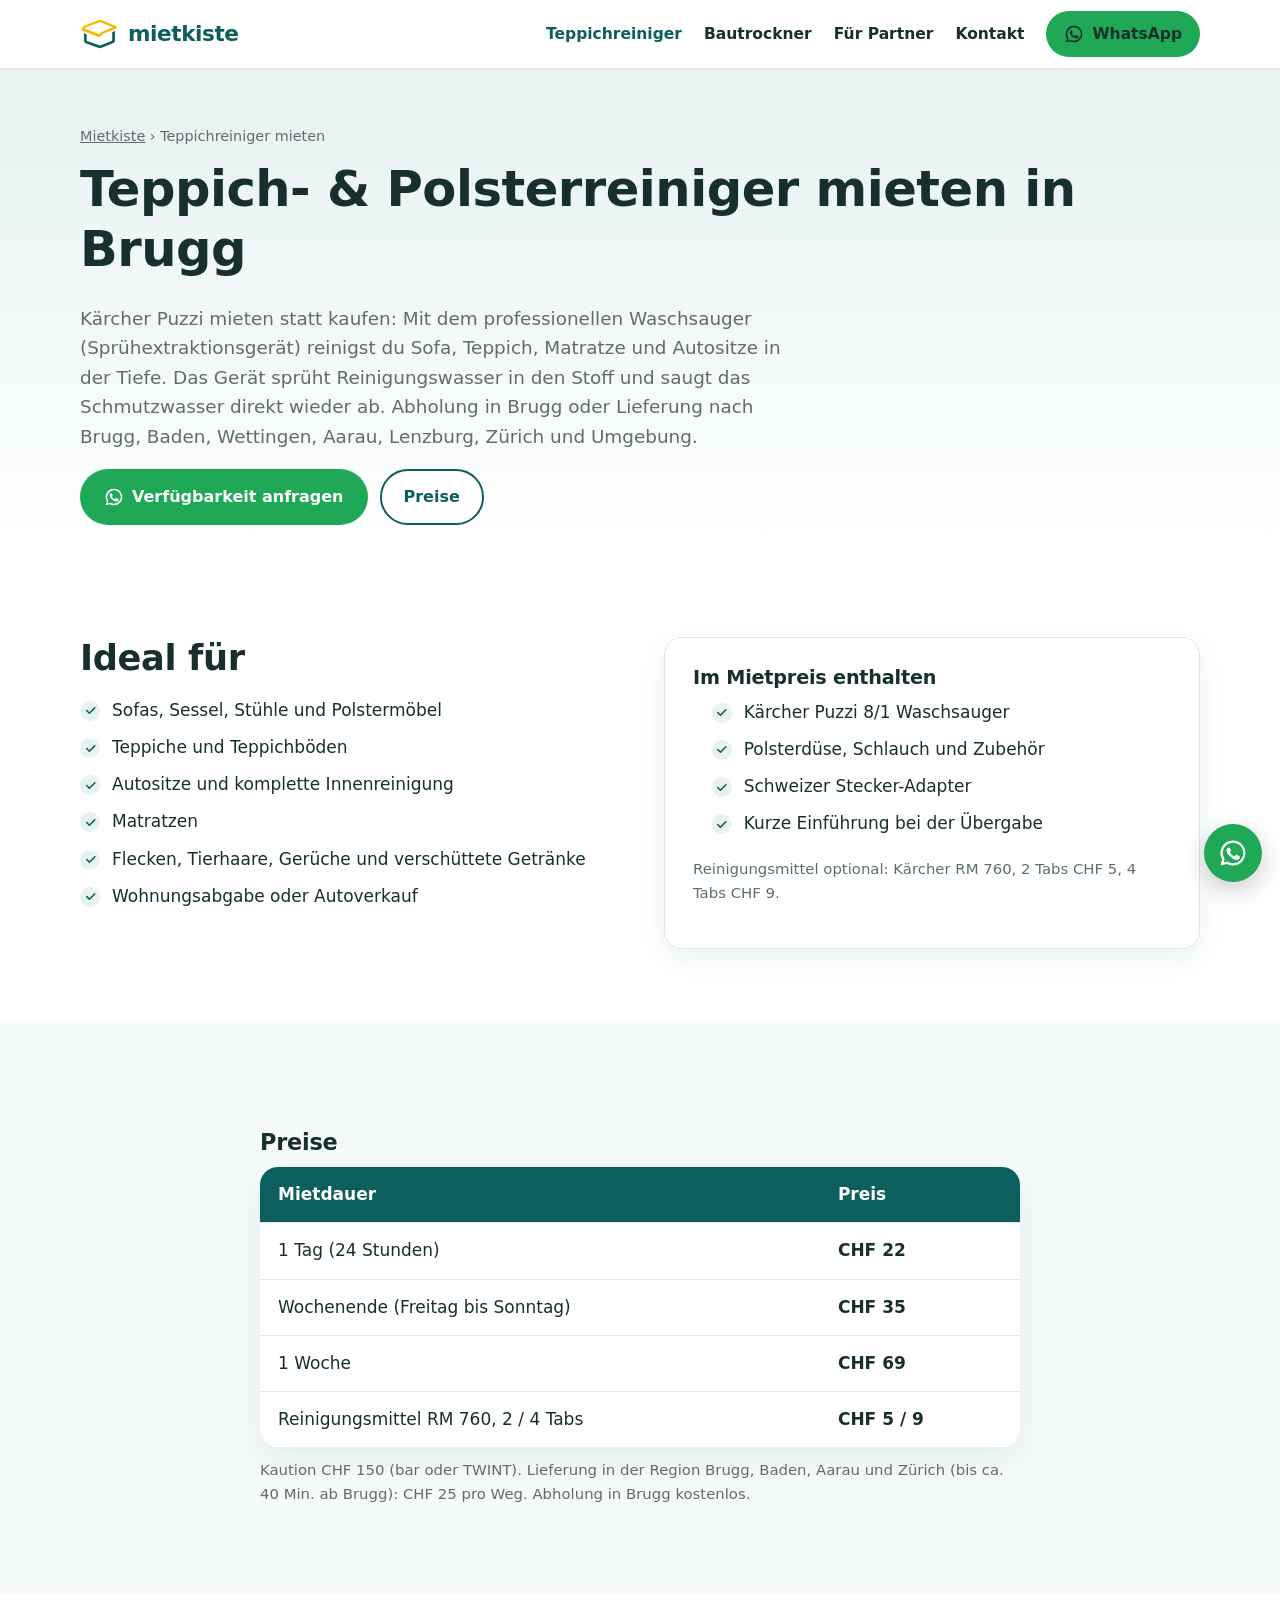
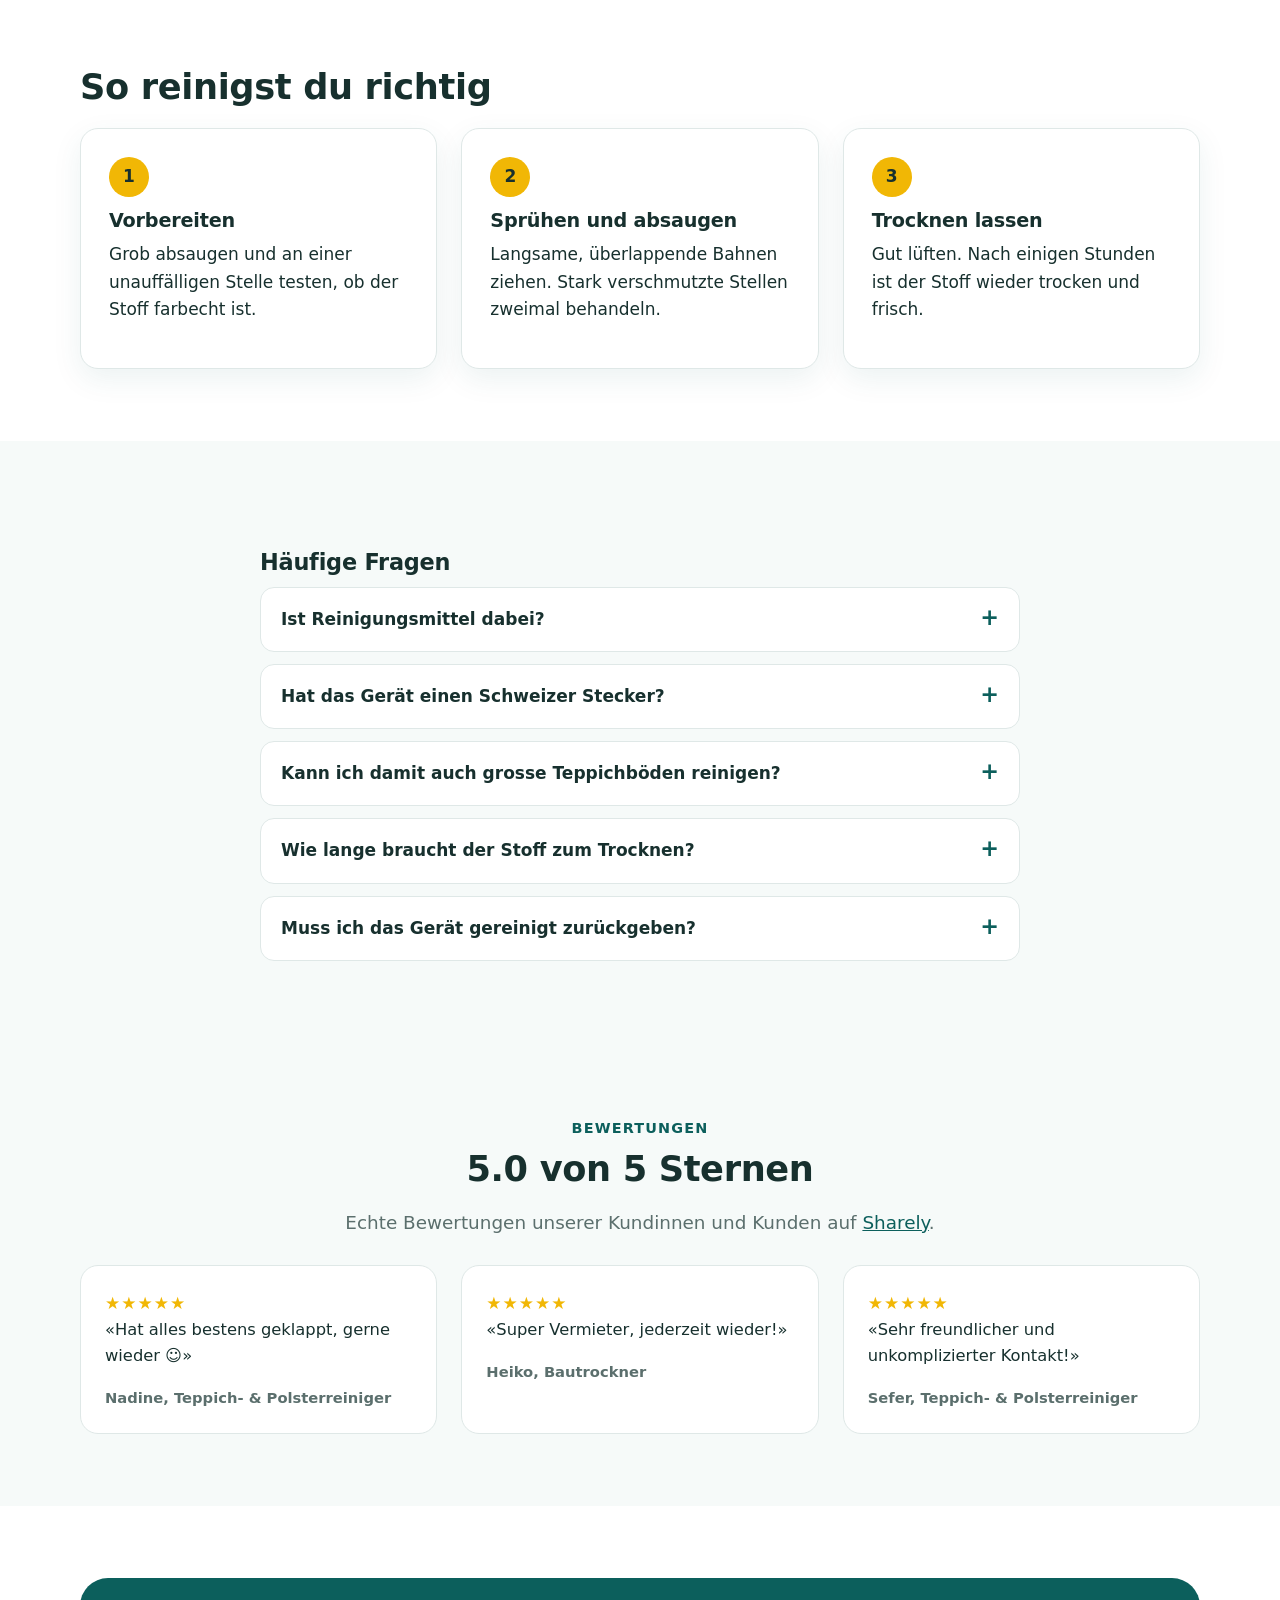
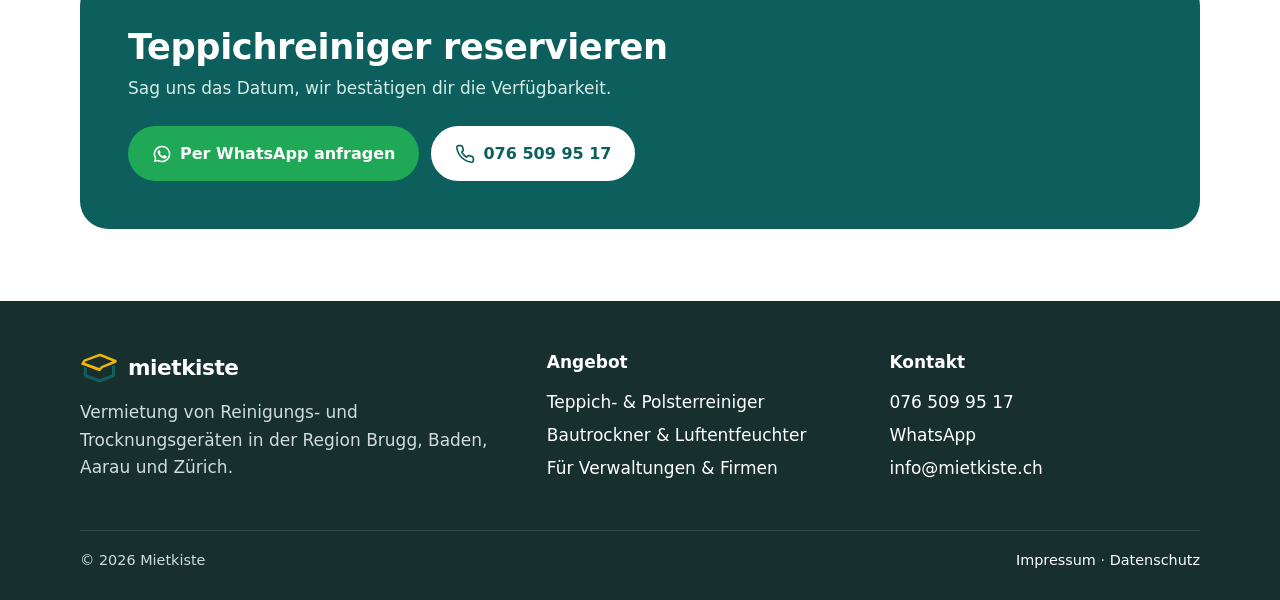
<file: docs/teppichreiniger-mieten/index.html>
<!doctype html>
<html lang="de-CH">
<head>
<meta charset="utf-8">
<meta name="viewport" content="width=device-width, initial-scale=1">
<title>Teppichreiniger & Polsterreiniger mieten Brugg | Mietkiste</title>
<meta name="description" content="Kärcher Puzzi Teppich- und Polsterreiniger mieten in Brugg: Sofa, Teppich, Matratze, Autositze. Ab CHF 22 pro Tag, Lieferung bis Baden, Aarau, Zürich.">
<link rel="canonical" href="https://mietkiste.ch/teppichreiniger-mieten/">
<meta property="og:type" content="website">
<meta property="og:site_name" content="Mietkiste">
<meta property="og:title" content="Teppichreiniger & Polsterreiniger mieten Brugg | Mietkiste">
<meta property="og:description" content="Kärcher Puzzi Teppich- und Polsterreiniger mieten in Brugg: Sofa, Teppich, Matratze, Autositze. Ab CHF 22 pro Tag, Lieferung bis Baden, Aarau, Zürich.">
<meta property="og:url" content="https://mietkiste.ch/teppichreiniger-mieten/">
<meta property="og:image" content="https://mietkiste.ch/assets/og.png">
<meta property="og:image:width" content="1200">
<meta property="og:image:height" content="630">
<meta property="og:locale" content="de_CH">
<meta name="twitter:card" content="summary_large_image">
<meta name="theme-color" content="#0c5f5c">
<link rel="icon" href="../favicon.ico" sizes="32x32">
<link rel="icon" type="image/png" href="../assets/favicon-512.png">
<link rel="apple-touch-icon" href="../assets/favicon-180.png">
<link rel="stylesheet" href="../assets/style.css">
<script type="application/ld+json">{"@context": "https://schema.org", "@graph": [{"@type": "LocalBusiness", "@id": "https://mietkiste.ch/#business", "name": "Mietkiste", "description": "Vermietung von Teppich- und Polsterreinigern sowie Bautrocknern und Luftentfeuchtern in der Region Brugg, Baden, Aarau und Zürich.", "url": "https://mietkiste.ch/", "logo": "https://mietkiste.ch/assets/logo.png", "image": "https://mietkiste.ch/assets/og.png", "telephone": "+41765099517", "email": "info@mietkiste.ch", "priceRange": "CHF 15–149", "areaServed": [{"@type": "City", "name": "Brugg"}, {"@type": "City", "name": "Baden"}, {"@type": "City", "name": "Wettingen"}, {"@type": "City", "name": "Aarau"}, {"@type": "City", "name": "Lenzburg"}, {"@type": "City", "name": "Zürich"}], "contactPoint": {"@type": "ContactPoint", "telephone": "+41765099517", "email": "info@mietkiste.ch", "contactType": "customer service", "availableLanguage": ["de", "en"]}, "openingHoursSpecification": [{"@type": "OpeningHoursSpecification", "dayOfWeek": ["Monday", "Tuesday", "Wednesday", "Thursday", "Friday"], "opens": "17:00", "closes": "21:00"}, {"@type": "OpeningHoursSpecification", "dayOfWeek": ["Saturday", "Sunday"], "opens": "09:00", "closes": "18:00"}], "sameAs": ["https://www.sharely.ch/de/profil/3b8d8166-ce87-4f62-a841-324b7e6430e0"]}, {"@type": "FAQPage", "mainEntity": [{"@type": "Question", "name": "Ist Reinigungsmittel dabei?", "acceptedAnswer": {"@type": "Answer", "text": "Optional: Kärcher RM 760 Tabs, 2 Tabs für CHF 5 (eine Tankfüllung mit 8 Litern, reicht für ca. 8 bis 12 m²) oder 4 Tabs für CHF 9."}}, {"@type": "Question", "name": "Hat das Gerät einen Schweizer Stecker?", "acceptedAnswer": {"@type": "Answer", "text": "Ein Schweizer Stecker-Adapter ist immer dabei. Du kannst das Gerät an jeder normalen Steckdose betreiben."}}, {"@type": "Question", "name": "Kann ich damit auch grosse Teppichböden reinigen?", "acceptedAnswer": {"@type": "Answer", "text": "Ja, mit der Polster- und Handdüse. Eine grosse Bodendüse ist nicht dabei, für ganze Räume brauchst du deshalb etwas mehr Zeit."}}, {"@type": "Question", "name": "Wie lange braucht der Stoff zum Trocknen?", "acceptedAnswer": {"@type": "Answer", "text": "Je nach Material meistens einige Stunden. Gut lüften oder heizen beschleunigt die Trocknung."}}, {"@type": "Question", "name": "Muss ich das Gerät gereinigt zurückgeben?", "acceptedAnswer": {"@type": "Answer", "text": "Nein. Bitte nur groben Schmutz entfernen und den Schmutzwassertank leeren."}}]}, {"@type": "BreadcrumbList", "itemListElement": [{"@type": "ListItem", "position": 1, "name": "Mietkiste", "item": "https://mietkiste.ch/"}, {"@type": "ListItem", "position": 2, "name": "Teppichreiniger mieten", "item": "https://mietkiste.ch/teppichreiniger-mieten/"}]}, {"@type": "Service", "@id": "https://mietkiste.ch/teppichreiniger-mieten/#service", "name": "Teppich- & Polsterreiniger mieten (Kärcher Puzzi 8/1)", "serviceType": "Vermietung Teppichreiniger, Polsterreiniger, Waschsauger", "description": "Kärcher Puzzi 8/1 Waschsauger für Sofa, Teppich, Matratze und Autositze, mit Schweizer Stecker-Adapter.", "url": "https://mietkiste.ch/teppichreiniger-mieten/", "provider": {"@id": "https://mietkiste.ch/#business"}, "areaServed": [{"@type": "City", "name": "Brugg"}, {"@type": "City", "name": "Baden"}, {"@type": "City", "name": "Wettingen"}, {"@type": "City", "name": "Aarau"}, {"@type": "City", "name": "Lenzburg"}, {"@type": "City", "name": "Zürich"}], "offers": [{"@type": "Offer", "name": "1 Tag", "price": "22", "priceCurrency": "CHF"}, {"@type": "Offer", "name": "Wochenende", "price": "35", "priceCurrency": "CHF"}, {"@type": "Offer", "name": "1 Woche", "price": "69", "priceCurrency": "CHF"}]}]}</script>
</head>
<body>
<header class="site-header">
  <div class="wrap">
    <a class="brand" href="../"><img src="../assets/icon-76.png" alt="" width="38" height="38">mietkiste</a>
    <button class="nav-toggle" aria-label="Menü öffnen" aria-expanded="false" onclick="var n=document.querySelector('.nav');n.classList.toggle('open');this.setAttribute('aria-expanded',n.classList.contains('open'))"><svg width="26" height="26" viewBox="0 0 24 24" fill="none" stroke="currentColor" stroke-width="2" stroke-linecap="round" aria-hidden="true"><path d="M3 6h18M3 12h18M3 18h18"/></svg></button>
    <nav class="nav"><a href="../teppichreiniger-mieten/" aria-current="page">Teppichreiniger</a><a href="../bautrockner-mieten/">Bautrockner</a><a href="../partner/">Für Partner</a><a href="../#kontakt">Kontakt</a><a class="btn btn-wa btn-sm" href="https://wa.me/41765099517?text=Hallo%20Mietkiste%2C%20ich%20habe%20eine%20Anfrage%3A"><svg viewBox="0 0 24 24" fill="currentColor" aria-hidden="true"><path d="M12 2a10 10 0 0 0-8.6 15.1L2 22l5-1.3A10 10 0 1 0 12 2Zm0 18.2a8.2 8.2 0 0 1-4.2-1.2l-.3-.2-3 .8.8-2.9-.2-.3A8.2 8.2 0 1 1 12 20.2Zm4.5-6.1c-.2-.1-1.5-.7-1.7-.8s-.4-.1-.6.1l-.8 1c-.1.2-.3.2-.5.1a6.7 6.7 0 0 1-3.3-2.9c-.3-.4.2-.4.7-1.4a.5.5 0 0 0 0-.4l-.8-1.8c-.2-.5-.4-.4-.6-.4h-.5a1 1 0 0 0-.7.3 3 3 0 0 0-.9 2.2 5.2 5.2 0 0 0 1.1 2.7 11.8 11.8 0 0 0 4.5 4c1.7.7 2.3.8 3.2.6a2.7 2.7 0 0 0 1.8-1.2 2.2 2.2 0 0 0 .2-1.2c-.1-.1-.3-.2-.5-.3Z"/></svg>WhatsApp</a></nav>
  </div>
</header>
<main>

<section class="page-hero">
  <div class="wrap">
    <div class="breadcrumb"><a href="../">Mietkiste</a> › Teppichreiniger mieten</div>
    <h1>Teppich- &amp; Polsterreiniger mieten in Brugg</h1>
    <p class="lead">Kärcher Puzzi mieten statt kaufen: Mit dem professionellen Waschsauger (Sprühextraktionsgerät) reinigst du Sofa, Teppich, Matratze und Autositze in der Tiefe. Das Gerät sprüht Reinigungswasser in den Stoff und saugt das Schmutzwasser direkt wieder ab. Abholung in Brugg oder Lieferung nach Brugg, Baden, Wettingen, Aarau, Lenzburg, Zürich und Umgebung.</p>
    <div class="btn-row">
      <a class="btn btn-wa" href="https://wa.me/41765099517?text=Hallo%20Mietkiste%2C%20ich%20m%C3%B6chte%20den%20Teppich-%20und%20Polsterreiniger%20mieten.%20Datum%3A"><svg viewBox="0 0 24 24" fill="currentColor" aria-hidden="true"><path d="M12 2a10 10 0 0 0-8.6 15.1L2 22l5-1.3A10 10 0 1 0 12 2Zm0 18.2a8.2 8.2 0 0 1-4.2-1.2l-.3-.2-3 .8.8-2.9-.2-.3A8.2 8.2 0 1 1 12 20.2Zm4.5-6.1c-.2-.1-1.5-.7-1.7-.8s-.4-.1-.6.1l-.8 1c-.1.2-.3.2-.5.1a6.7 6.7 0 0 1-3.3-2.9c-.3-.4.2-.4.7-1.4a.5.5 0 0 0 0-.4l-.8-1.8c-.2-.5-.4-.4-.6-.4h-.5a1 1 0 0 0-.7.3 3 3 0 0 0-.9 2.2 5.2 5.2 0 0 0 1.1 2.7 11.8 11.8 0 0 0 4.5 4c1.7.7 2.3.8 3.2.6a2.7 2.7 0 0 0 1.8-1.2 2.2 2.2 0 0 0 .2-1.2c-.1-.1-.3-.2-.5-.3Z"/></svg>Verfügbarkeit anfragen</a>
      <a class="btn btn-ghost" href="#preise">Preise</a>
    </div>
  </div>
</section>

<section class="section">
  <div class="wrap split">
    <div>
      <h2>Ideal für</h2>
      <ul class="checklist">
        <li>Sofas, Sessel, Stühle und Polstermöbel</li>
        <li>Teppiche und Teppichböden</li>
        <li>Autositze und komplette Innenreinigung</li>
        <li>Matratzen</li>
        <li>Flecken, Tierhaare, Gerüche und verschüttete Getränke</li>
        <li>Wohnungsabgabe oder Autoverkauf</li>
      </ul>
    </div>
    <div class="card">
      <h3>Im Mietpreis enthalten</h3>
      <ul class="checklist">
        <li>Kärcher Puzzi 8/1 Waschsauger</li>
        <li>Polsterdüse, Schlauch und Zubehör</li>
        <li>Schweizer Stecker-Adapter</li>
        <li>Kurze Einführung bei der Übergabe</li>
      </ul>
      <p class="note">Reinigungsmittel optional: Kärcher RM 760, 2 Tabs CHF 5, 4 Tabs CHF 9.</p>
    </div>
  </div>
</section>

<section class="section alt" id="preise">
  <div class="wrap prose" style="margin-inline:auto">
    <h2>Preise</h2>
    <table class="table">
      <tr><th>Mietdauer</th><th>Preis</th></tr>
      <tr><td>1 Tag (24 Stunden)</td><td>CHF 22</td></tr>
      <tr><td>Wochenende (Freitag bis Sonntag)</td><td>CHF 35</td></tr>
      <tr><td>1 Woche</td><td>CHF 69</td></tr>
      <tr><td>Reinigungsmittel RM 760, 2 / 4 Tabs</td><td>CHF 5 / 9</td></tr>
    </table>
    <p class="note">Kaution CHF 150 (bar oder TWINT). Lieferung in der Region Brugg, Baden, Aarau und Zürich (bis ca. 40 Min. ab Brugg): CHF 25 pro Weg. Abholung in Brugg kostenlos.</p>
  </div>
</section>

<section class="section">
  <div class="wrap">
    <h2>So reinigst du richtig</h2>
    <div class="grid-3" style="margin-top:20px">
      <div class="card"><div class="step-num">1</div><h3>Vorbereiten</h3><p>Grob absaugen und an einer unauffälligen Stelle testen, ob der Stoff farbecht ist.</p></div>
      <div class="card"><div class="step-num">2</div><h3>Sprühen und absaugen</h3><p>Langsame, überlappende Bahnen ziehen. Stark verschmutzte Stellen zweimal behandeln.</p></div>
      <div class="card"><div class="step-num">3</div><h3>Trocknen lassen</h3><p>Gut lüften. Nach einigen Stunden ist der Stoff wieder trocken und frisch.</p></div>
    </div>
  </div>
</section>

<section class="section alt">
  <div class="wrap prose" style="margin-inline:auto">
    <h2>Häufige Fragen</h2>
    <div class="faq"><details><summary>Ist Reinigungsmittel dabei?</summary><p>Optional: Kärcher RM 760 Tabs, 2 Tabs für CHF 5 (eine Tankfüllung mit 8 Litern, reicht für ca. 8 bis 12 m²) oder 4 Tabs für CHF 9.</p></details><details><summary>Hat das Gerät einen Schweizer Stecker?</summary><p>Ein Schweizer Stecker-Adapter ist immer dabei. Du kannst das Gerät an jeder normalen Steckdose betreiben.</p></details><details><summary>Kann ich damit auch grosse Teppichböden reinigen?</summary><p>Ja, mit der Polster- und Handdüse. Eine grosse Bodendüse ist nicht dabei, für ganze Räume brauchst du deshalb etwas mehr Zeit.</p></details><details><summary>Wie lange braucht der Stoff zum Trocknen?</summary><p>Je nach Material meistens einige Stunden. Gut lüften oder heizen beschleunigt die Trocknung.</p></details><details><summary>Muss ich das Gerät gereinigt zurückgeben?</summary><p>Nein. Bitte nur groben Schmutz entfernen und den Schmutzwassertank leeren.</p></details></div>
  </div>
</section>


<section class="section alt">
  <div class="wrap">
    <div class="center">
      <div class="eyebrow">Bewertungen</div>
      <h2>5.0 von 5 Sternen</h2>
      <p class="lead">Echte Bewertungen unserer Kundinnen und Kunden auf <a href="https://www.sharely.ch/de/profil/3b8d8166-ce87-4f62-a841-324b7e6430e0" rel="noopener">Sharely</a>.</p>
    </div>
    <div class="grid-3" style="margin-top:28px"><div class="review"><div class="stars" aria-label="5 von 5 Sternen">★★★★★</div><p>«Hat alles bestens geklappt, gerne wieder ☺️»</p><div class="who">Nadine, Teppich- &amp; Polsterreiniger</div></div><div class="review"><div class="stars" aria-label="5 von 5 Sternen">★★★★★</div><p>«Super Vermieter, jederzeit wieder!»</p><div class="who">Heiko, Bautrockner</div></div><div class="review"><div class="stars" aria-label="5 von 5 Sternen">★★★★★</div><p>«Sehr freundlicher und unkomplizierter Kontakt!»</p><div class="who">Sefer, Teppich- &amp; Polsterreiniger</div></div></div>
  </div>
</section>

<section class="section">
  <div class="wrap">
    <div class="cta">
      <div><h2>Teppichreiniger reservieren</h2><p>Sag uns das Datum, wir bestätigen dir die Verfügbarkeit.</p></div>
      <div class="btn-row">
        <a class="btn btn-wa" href="https://wa.me/41765099517?text=Hallo%20Mietkiste%2C%20ich%20m%C3%B6chte%20den%20Teppich-%20und%20Polsterreiniger%20mieten.%20Datum%3A"><svg viewBox="0 0 24 24" fill="currentColor" aria-hidden="true"><path d="M12 2a10 10 0 0 0-8.6 15.1L2 22l5-1.3A10 10 0 1 0 12 2Zm0 18.2a8.2 8.2 0 0 1-4.2-1.2l-.3-.2-3 .8.8-2.9-.2-.3A8.2 8.2 0 1 1 12 20.2Zm4.5-6.1c-.2-.1-1.5-.7-1.7-.8s-.4-.1-.6.1l-.8 1c-.1.2-.3.2-.5.1a6.7 6.7 0 0 1-3.3-2.9c-.3-.4.2-.4.7-1.4a.5.5 0 0 0 0-.4l-.8-1.8c-.2-.5-.4-.4-.6-.4h-.5a1 1 0 0 0-.7.3 3 3 0 0 0-.9 2.2 5.2 5.2 0 0 0 1.1 2.7 11.8 11.8 0 0 0 4.5 4c1.7.7 2.3.8 3.2.6a2.7 2.7 0 0 0 1.8-1.2 2.2 2.2 0 0 0 .2-1.2c-.1-.1-.3-.2-.5-.3Z"/></svg>Per WhatsApp anfragen</a>
        <a class="btn btn-ghost" href="tel:+41765099517"><svg viewBox="0 0 24 24" fill="none" stroke="currentColor" stroke-width="2" stroke-linecap="round" stroke-linejoin="round" aria-hidden="true"><path d="M22 16.9v3a2 2 0 0 1-2.2 2 19.8 19.8 0 0 1-8.6-3.1 19.5 19.5 0 0 1-6-6A19.8 19.8 0 0 1 2.1 4.2 2 2 0 0 1 4.1 2h3a2 2 0 0 1 2 1.7c.1.9.4 1.8.7 2.7a2 2 0 0 1-.5 2.1L8 9.8a16 16 0 0 0 6 6l1.3-1.3a2 2 0 0 1 2.1-.4c.9.3 1.8.6 2.7.7a2 2 0 0 1 1.7 2Z"/></svg>076 509 95 17</a>
      </div>
    </div>
  </div>
</section>

</main>
<footer class="site-footer">
  <div class="wrap">
    <div class="footer-grid">
      <div>
        <a class="brand" href="../" style="color:#fff"><img src="../assets/icon-76.png" alt="" width="38" height="38">mietkiste</a>
        <p style="margin-top:12px">Vermietung von Reinigungs- und Trocknungsgeräten in der Region Brugg, Baden, Aarau und Zürich.</p>
      </div>
      <div>
        <p class="footer-title">Angebot</p>
        <ul>
          <li><a href="../teppichreiniger-mieten/">Teppich- &amp; Polsterreiniger</a></li>
          <li><a href="../bautrockner-mieten/">Bautrockner &amp; Luftentfeuchter</a></li>
          <li><a href="../partner/">Für Verwaltungen &amp; Firmen</a></li>
        </ul>
      </div>
      <div>
        <p class="footer-title">Kontakt</p>
        <ul>
          <li><a href="tel:+41765099517">076 509 95 17</a></li>
          <li><a href="https://wa.me/41765099517">WhatsApp</a></li>
          <li><a href="mailto:info@mietkiste.ch">info@mietkiste.ch</a></li>
        </ul>
      </div>
    </div>
    <div class="footer-bottom">
      <span>© 2026 Mietkiste</span>
      <span><a href="../impressum/">Impressum</a> · <a href="../datenschutz/">Datenschutz</a></span>
    </div>
  </div>
</footer>
<a class="wa-float" href="https://wa.me/41765099517?text=Hallo%20Mietkiste%2C%20ich%20habe%20eine%20Anfrage%3A" aria-label="Per WhatsApp anfragen"><svg viewBox="0 0 24 24" fill="currentColor" aria-hidden="true"><path d="M12 2a10 10 0 0 0-8.6 15.1L2 22l5-1.3A10 10 0 1 0 12 2Zm0 18.2a8.2 8.2 0 0 1-4.2-1.2l-.3-.2-3 .8.8-2.9-.2-.3A8.2 8.2 0 1 1 12 20.2Zm4.5-6.1c-.2-.1-1.5-.7-1.7-.8s-.4-.1-.6.1l-.8 1c-.1.2-.3.2-.5.1a6.7 6.7 0 0 1-3.3-2.9c-.3-.4.2-.4.7-1.4a.5.5 0 0 0 0-.4l-.8-1.8c-.2-.5-.4-.4-.6-.4h-.5a1 1 0 0 0-.7.3 3 3 0 0 0-.9 2.2 5.2 5.2 0 0 0 1.1 2.7 11.8 11.8 0 0 0 4.5 4c1.7.7 2.3.8 3.2.6a2.7 2.7 0 0 0 1.8-1.2 2.2 2.2 0 0 0 .2-1.2c-.1-.1-.3-.2-.5-.3Z"/></svg></a>
</body>
</html>
</file>
<file: docs/assets/style.css>
:root {
  --teal: #0c5f5c;
  --teal-dark: #08433f;
  --teal-soft: #e7f2f1;
  --yellow: #f1b705;
  --yellow-soft: #fff6d6;
  --ink: #17302e;
  --muted: #5b6f6d;
  --line: #dfe8e7;
  --bg: #ffffff;
  --bg-alt: #f6faf9;
  --radius: 18px;
  --shadow: 0 10px 30px rgba(12, 95, 92, 0.08);
  --font: ui-rounded, "SF Pro Rounded", "Nunito", "Segoe UI", system-ui, -apple-system, Roboto, "Helvetica Neue", Arial, sans-serif;
}

* { box-sizing: border-box; }
html { scroll-behavior: smooth; }
body {
  margin: 0;
  font-family: var(--font);
  color: var(--ink);
  background: var(--bg);
  line-height: 1.6;
  font-size: 17px;
  -webkit-font-smoothing: antialiased;
}
img { max-width: 100%; height: auto; display: block; }
a { color: var(--teal); }
h1, h2, h3 { line-height: 1.2; letter-spacing: -0.01em; margin: 0 0 0.5em; }
h1 { font-size: clamp(2rem, 5vw, 3.1rem); }
h2 { font-size: clamp(1.6rem, 3.5vw, 2.2rem); }
h3 { font-size: 1.2rem; }
p { margin: 0 0 1em; }

.wrap { width: min(1120px, 100% - 32px); margin-inline: auto; }
.section { padding: 72px 0; }
.section.alt { background: var(--bg-alt); }
.eyebrow { color: var(--teal); font-weight: 700; font-size: 0.9rem; text-transform: uppercase; letter-spacing: 0.08em; margin-bottom: 8px; }
.lead { font-size: 1.15rem; color: var(--muted); max-width: 62ch; }
.center { text-align: center; }
.center .lead { margin-inline: auto; }

/* Header */
.site-header { position: sticky; top: 0; z-index: 20; background: rgba(255,255,255,0.92); backdrop-filter: blur(10px); border-bottom: 1px solid var(--line); }
.site-header .wrap { display: flex; align-items: center; justify-content: space-between; gap: 16px; height: 68px; }
.brand { display: flex; align-items: center; gap: 10px; text-decoration: none; color: var(--teal); font-weight: 800; font-size: 1.35rem; letter-spacing: -0.02em; }
.brand img { width: 38px; height: 38px; }
.nav { display: flex; align-items: center; gap: 22px; }
.nav a { text-decoration: none; color: var(--ink); font-weight: 600; font-size: 0.97rem; }
.nav a:hover, .nav a[aria-current="page"] { color: var(--teal); }
.nav-toggle { display: none; background: none; border: 0; padding: 8px; cursor: pointer; color: var(--ink); }

/* Buttons */
.btn { display: inline-flex; align-items: center; justify-content: center; gap: 8px; padding: 13px 22px; border-radius: 999px; font-weight: 700; text-decoration: none; border: 2px solid transparent; transition: transform .15s ease, background .15s ease; font-size: 1rem; }
.btn:hover { transform: translateY(-1px); }
.btn-primary { background: var(--teal); color: #fff; }
.btn-primary:hover { background: var(--teal-dark); }
.btn-wa { background: #1fa855; color: #fff; }
.btn-wa:hover { background: #178a45; }
.btn-ghost { border-color: var(--teal); color: var(--teal); background: #fff; }
.btn-sm { padding: 9px 16px; font-size: 0.92rem; }
.btn svg { width: 20px; height: 20px; flex: none; }
.btn-row { display: flex; flex-wrap: wrap; gap: 12px; }

/* Hero */
.hero { padding: 72px 0 64px; background: linear-gradient(180deg, var(--teal-soft) 0%, #fff 100%); }
.hero .wrap { display: grid; grid-template-columns: 1.15fr 0.85fr; gap: 48px; align-items: center; }
.hero-art { background: #fff; border-radius: 28px; box-shadow: var(--shadow); padding: 36px; display: grid; place-items: center; }
.hero-art img { width: 78%; }
.trust { display: flex; flex-wrap: wrap; gap: 10px 22px; margin-top: 26px; color: var(--muted); font-weight: 600; font-size: 0.95rem; }
.trust span { display: inline-flex; align-items: center; gap: 6px; }
.trust svg { width: 18px; height: 18px; color: var(--teal); }
.stars { color: var(--yellow); letter-spacing: 1px; }

/* Cards */
.grid-2 { display: grid; grid-template-columns: repeat(2, 1fr); gap: 24px; }
.grid-3 { display: grid; grid-template-columns: repeat(3, 1fr); gap: 24px; }
.card { background: #fff; border: 1px solid var(--line); border-radius: var(--radius); padding: 28px; box-shadow: var(--shadow); }
.card .icon { width: 54px; height: 54px; border-radius: 14px; display: grid; place-items: center; background: var(--teal-soft); color: var(--teal); margin-bottom: 16px; }
.card .icon.y { background: var(--yellow-soft); color: #9a7400; }
.card .icon svg { width: 30px; height: 30px; }
.card ul { padding-left: 1.1em; margin: 0 0 1.2em; }
.card li { margin-bottom: 4px; }
.price { font-size: 1.05rem; font-weight: 700; color: var(--teal); margin-bottom: 18px; }
.price strong { font-size: 1.6rem; }

.step-num { width: 40px; height: 40px; border-radius: 50%; background: var(--yellow); color: var(--ink); font-weight: 800; display: grid; place-items: center; margin-bottom: 12px; }

/* Tables */
.table { width: 100%; border-collapse: collapse; background: #fff; border-radius: var(--radius); overflow: hidden; box-shadow: var(--shadow); }
.table th, .table td { padding: 14px 18px; text-align: left; border-bottom: 1px solid var(--line); }
.table th { background: var(--teal); color: #fff; font-weight: 700; }
.table tr:last-child td { border-bottom: 0; }
.table td:last-child { font-weight: 700; white-space: nowrap; }
.note { font-size: 0.93rem; color: var(--muted); margin-top: 12px; }

.split { display: grid; grid-template-columns: 1fr 1fr; gap: 48px; align-items: start; }
.checklist { list-style: none; padding: 0; margin: 0 0 1em; }
.checklist li { padding-left: 32px; position: relative; margin-bottom: 10px; }
.checklist li::before { content: ""; position: absolute; left: 0; top: 4px; width: 20px; height: 20px; border-radius: 50%; background: var(--teal-soft) url("data:image/svg+xml,%3Csvg xmlns='http://www.w3.org/2000/svg' viewBox='0 0 24 24' fill='none' stroke='%230c5f5c' stroke-width='3' stroke-linecap='round' stroke-linejoin='round'%3E%3Cpath d='M5 12l5 5L20 7'/%3E%3C/svg%3E") center/13px no-repeat; }

/* Reviews */
.review { background: #fff; border: 1px solid var(--line); border-radius: var(--radius); padding: 24px; }
.review p { font-size: 1.02rem; }
.review .who { color: var(--muted); font-weight: 600; font-size: 0.92rem; }

/* FAQ */
.faq details { background: #fff; border: 1px solid var(--line); border-radius: 14px; padding: 4px 20px; margin-bottom: 12px; }
.faq summary { cursor: pointer; font-weight: 700; padding: 14px 0; list-style: none; display: flex; justify-content: space-between; gap: 12px; }
.faq summary::-webkit-details-marker { display: none; }
.faq summary::after { content: "+"; color: var(--teal); font-size: 1.4rem; line-height: 1; }
.faq details[open] summary::after { content: "–"; }
.faq details p { color: var(--muted); }

/* CTA band */
.cta { background: var(--teal); color: #fff; border-radius: 28px; padding: 48px; display: flex; justify-content: space-between; align-items: center; gap: 24px; flex-wrap: wrap; }
.cta h2 { margin: 0 0 6px; }
.cta p { margin: 0; color: #d6ecea; }
.cta .btn-ghost { border-color: #fff; }

.area { display: flex; flex-wrap: wrap; gap: 10px; margin: 8px 0 16px; }
.area span { background: #fff; border: 1px solid var(--line); border-radius: 999px; padding: 6px 14px; font-weight: 600; }

.hours { list-style: none; padding: 0; margin: 0; }
.hours li { display: flex; justify-content: space-between; border-bottom: 1px dashed var(--line); padding: 8px 0; max-width: 340px; }

.page-hero { padding: 56px 0 40px; background: linear-gradient(180deg, var(--teal-soft) 0%, #fff 100%); }
.breadcrumb { font-size: 0.9rem; color: var(--muted); margin-bottom: 12px; }
.breadcrumb a { color: var(--muted); }
.prose { max-width: 760px; }
.prose h2 { margin-top: 1.6em; font-size: 1.4rem; }

/* Footer */
.site-footer { background: var(--ink); color: #cfdcdb; padding: 48px 0 28px; margin-top: 0; }
.site-footer a { color: #fff; text-decoration: none; }
.site-footer a:hover { text-decoration: underline; }
.footer-grid { display: grid; grid-template-columns: 1.4fr 1fr 1fr; gap: 32px; }
.footer-grid .footer-title { font-weight: 700; color: #fff; margin: 0 0 12px; }
.footer-grid ul { list-style: none; padding: 0; margin: 0; }
.footer-grid li { margin-bottom: 6px; }
.footer-bottom { border-top: 1px solid rgba(255,255,255,0.12); margin-top: 32px; padding-top: 18px; font-size: 0.9rem; display: flex; justify-content: space-between; flex-wrap: wrap; gap: 10px; }

.wa-float { position: fixed; right: 18px; bottom: 18px; z-index: 30; width: 58px; height: 58px; border-radius: 50%; background: #1fa855; color: #fff; display: grid; place-items: center; box-shadow: 0 8px 24px rgba(0,0,0,0.2); }
.wa-float svg { width: 30px; height: 30px; }

@media (max-width: 880px) {
  .hero .wrap, .split, .grid-2, .grid-3, .footer-grid { grid-template-columns: 1fr; }
  .hero-art { display: none; }
  .nav { display: none; position: absolute; top: 68px; left: 0; right: 0; background: #fff; flex-direction: column; align-items: stretch; gap: 0; border-bottom: 1px solid var(--line); padding: 8px 16px 16px; }
  .nav.open { display: flex; }
  .nav a { padding: 12px 0; border-bottom: 1px solid var(--line); }
  .nav .btn { margin-top: 12px; }
  .nav-toggle { display: block; }
  .section { padding: 52px 0; }
  .cta { padding: 32px 24px; }
  .table th, .table td { padding: 12px; }
}
</file>
